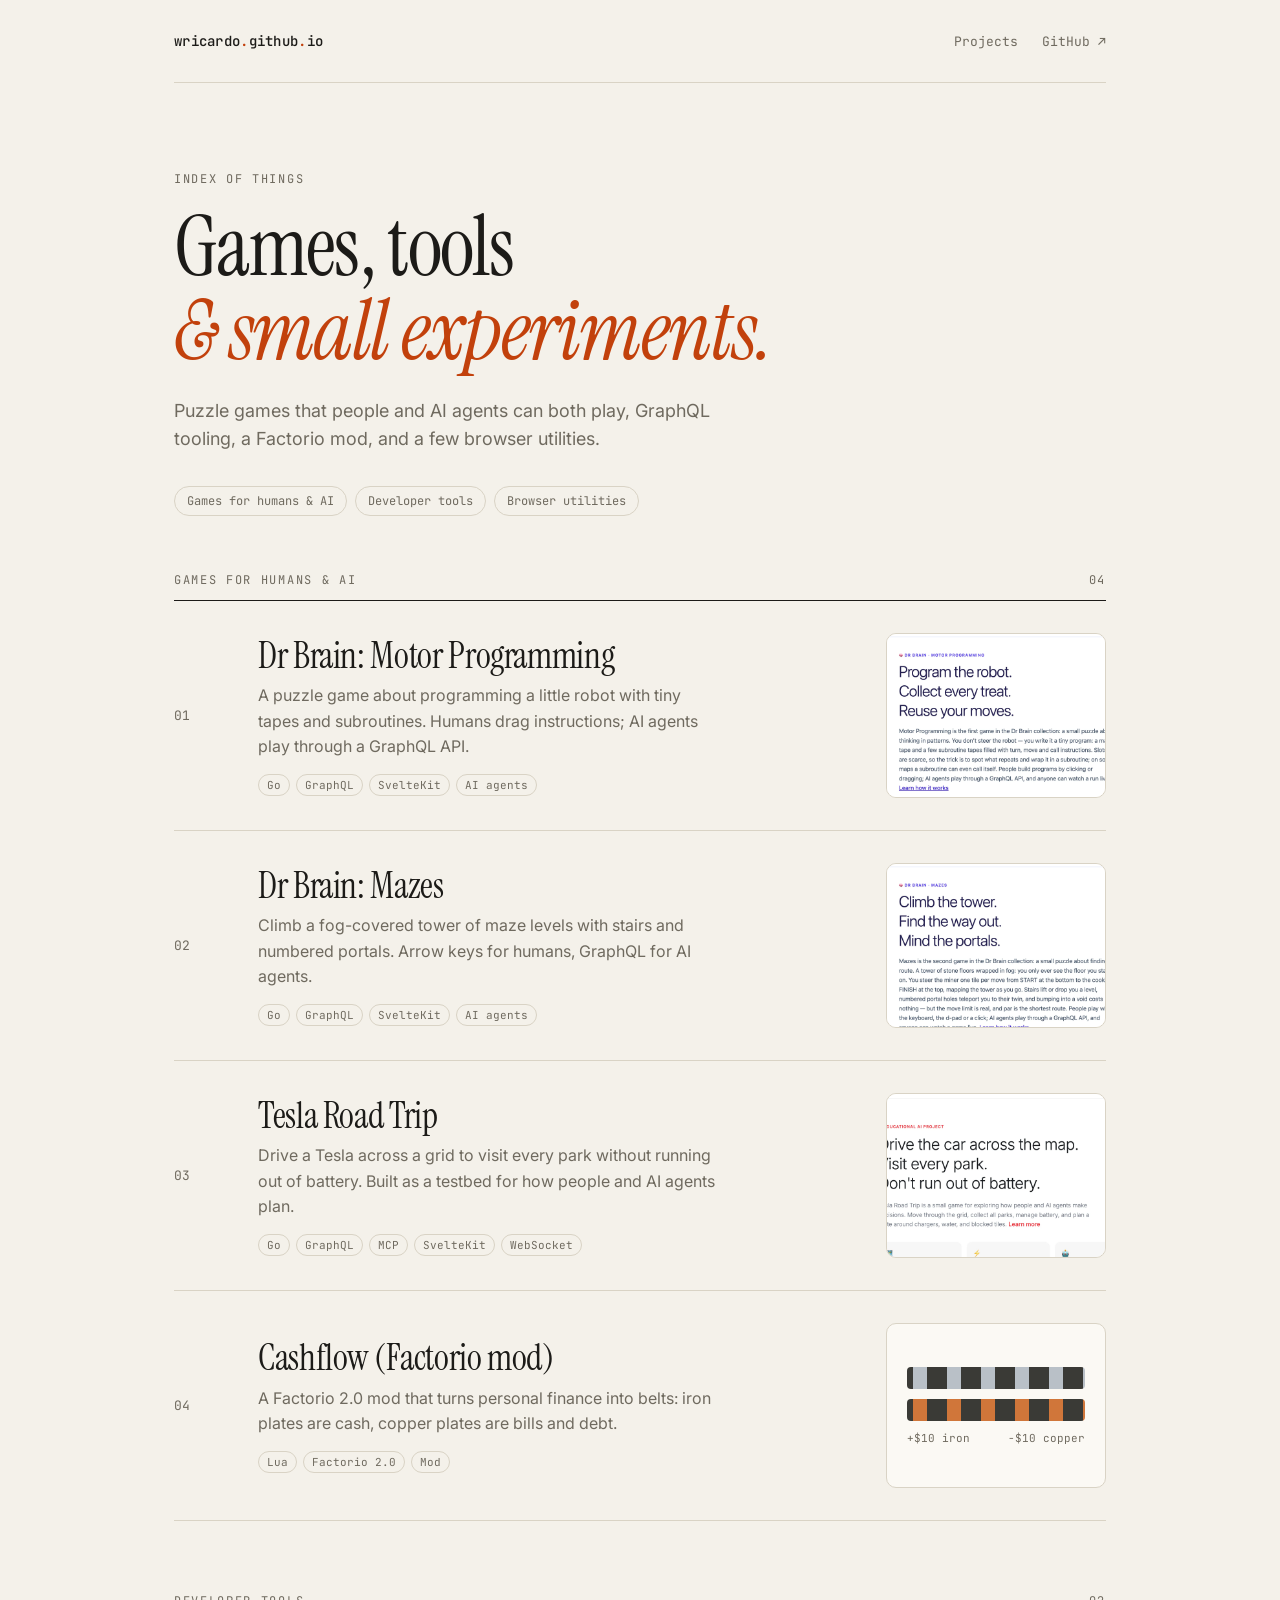
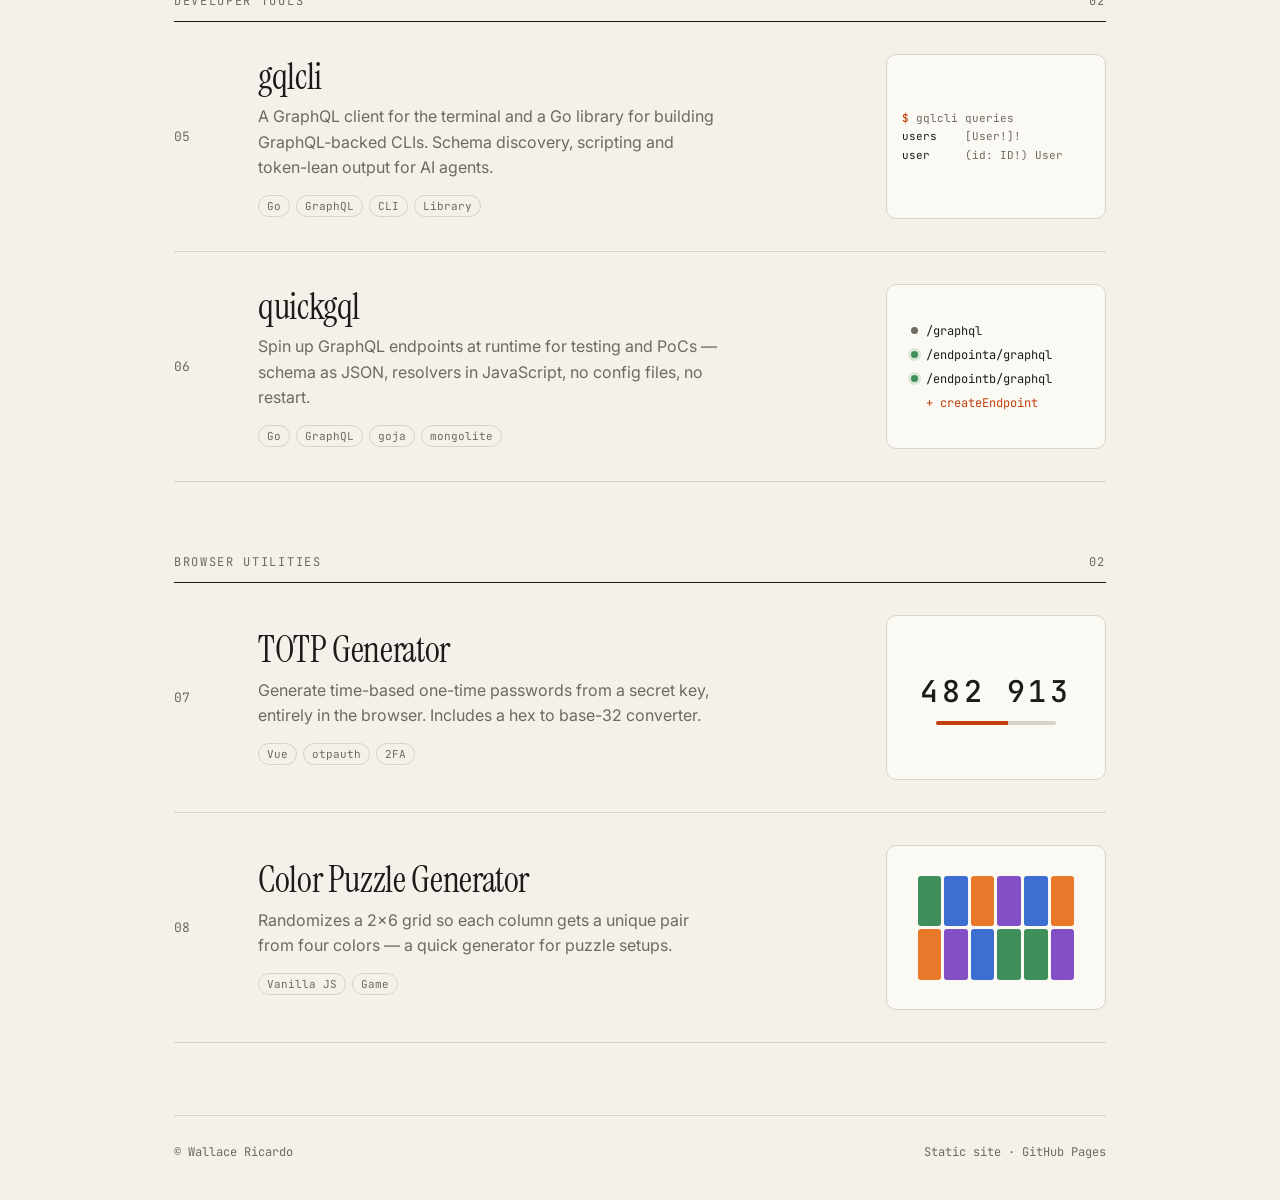
<file: index.html>
<!DOCTYPE html>
<html lang="en">
<head>
  <meta charset="UTF-8">
  <meta name="viewport" content="width=device-width, initial-scale=1">
  <title>Wallace Ricardo — Projects</title>
  <meta name="description" content="Games, developer tools and browser utilities by Wallace Ricardo.">
  <link rel="preconnect" href="https://fonts.googleapis.com">
  <link rel="preconnect" href="https://fonts.gstatic.com" crossorigin>
  <link href="https://fonts.googleapis.com/css2?family=Instrument+Serif:ital@0;1&family=Inter:wght@400;500&family=JetBrains+Mono:wght@400;500&display=swap" rel="stylesheet">
  <link rel="stylesheet" href="/assets/style.css">
</head>
<body>
  <div class="wrap">
    <header class="site-header">
      <a class="brand" href="/">wricardo<span>.</span>github<span>.</span>io</a>
      <nav>
        <a href="/#projects">Projects</a>
        <a href="https://github.com/wricardo">GitHub ↗</a>
      </nav>
    </header>

    <section class="hero">
      <p class="eyebrow">Index of things</p>
      <h1>Games, tools<br><em>&amp; small experiments.</em></h1>
      <p class="lede">Puzzle games that people and AI agents can both play, GraphQL tooling, a Factorio mod, and a few browser utilities.</p>
      <div class="jump"><a href="#games">Games for humans &amp; AI</a><a href="#tools">Developer tools</a><a href="#utils">Browser utilities</a></div>
    </section>

    <div id="projects">
    <section class="group" id="games">
      <div class="section-label"><span>Games for humans &amp; AI</span><span>04</span></div>
      <ul class="projects">
        <li class="project">
          <a href="/projects/motor-programming/">
            <span class="num">01</span>
            <div>
              <h2>Dr Brain: Motor Programming</h2>
              <p>A puzzle game about programming a little robot with tiny tapes and subroutines. Humans drag instructions; AI agents play through a GraphQL API.</p>
              <div class="tags"><span class="tag">Go</span><span class="tag">GraphQL</span><span class="tag">SvelteKit</span><span class="tag">AI agents</span></div>
            </div>
            <div class="thumb thumb-shot"><img src="/assets/shots/motor-programming.webp" alt="" loading="lazy"></div>
          </a>
        </li>
        <li class="project">
          <a href="/projects/mazes/">
            <span class="num">02</span>
            <div>
              <h2>Dr Brain: Mazes</h2>
              <p>Climb a fog-covered tower of maze levels with stairs and numbered portals. Arrow keys for humans, GraphQL for AI agents.</p>
              <div class="tags"><span class="tag">Go</span><span class="tag">GraphQL</span><span class="tag">SvelteKit</span><span class="tag">AI agents</span></div>
            </div>
            <div class="thumb thumb-shot"><img src="/assets/shots/mazes.webp" alt="" loading="lazy"></div>
          </a>
        </li>
        <li class="project">
          <a href="/projects/tesla-road-trip/">
            <span class="num">03</span>
            <div>
              <h2>Tesla Road Trip</h2>
              <p>Drive a Tesla across a grid to visit every park without running out of battery. Built as a testbed for how people and AI agents plan.</p>
              <div class="tags"><span class="tag">Go</span><span class="tag">GraphQL</span><span class="tag">MCP</span><span class="tag">SvelteKit</span><span class="tag">WebSocket</span></div>
            </div>
            <div class="thumb thumb-shot"><img src="/assets/shots/tesla.webp" alt="" loading="lazy"></div>
          </a>
        </li>
        <li class="project">
          <a href="/projects/factorio-cashflow/">
            <span class="num">04</span>
            <div>
              <h2>Cashflow (Factorio mod)</h2>
              <p>A Factorio 2.0 mod that turns personal finance into belts: iron plates are cash, copper plates are bills and debt.</p>
              <div class="tags"><span class="tag">Lua</span><span class="tag">Factorio 2.0</span><span class="tag">Mod</span></div>
            </div>
            <div class="thumb"><div class="thumb-belts">
  <div class="belt belt-iron"></div>
  <div class="belt belt-copper"></div>
  <div class="belt-label"><span>+$10 iron</span><span>−$10 copper</span></div>
</div></div>
          </a>
        </li>
      </ul>
    </section>

    <section class="group" id="tools">
      <div class="section-label"><span>Developer tools</span><span>02</span></div>
      <ul class="projects">
        <li class="project">
          <a href="/projects/gqlcli/">
            <span class="num">05</span>
            <div>
              <h2>gqlcli</h2>
              <p>A GraphQL client for the terminal and a Go library for building GraphQL-backed CLIs. Schema discovery, scripting and token-lean output for AI agents.</p>
              <div class="tags"><span class="tag">Go</span><span class="tag">GraphQL</span><span class="tag">CLI</span><span class="tag">Library</span></div>
            </div>
            <div class="thumb"><div class="thumb-term"><b>$</b> gqlcli queries
<i>users</i>    [User!]!
<i>user</i>     (id: ID!) User</div></div>
          </a>
        </li>
        <li class="project">
          <a href="/projects/quickgql/">
            <span class="num">06</span>
            <div>
              <h2>quickgql</h2>
              <p>Spin up GraphQL endpoints at runtime for testing and PoCs — schema as JSON, resolvers in JavaScript, no config files, no restart.</p>
              <div class="tags"><span class="tag">Go</span><span class="tag">GraphQL</span><span class="tag">goja</span><span class="tag">mongolite</span></div>
            </div>
            <div class="thumb"><div class="thumb-paths">
  <div><span class="dot"></span>/graphql</div>
  <div><span class="dot live"></span>/endpointa/graphql</div>
  <div><span class="dot live"></span>/endpointb/graphql</div>
  <div class="ghost">+ createEndpoint</div>
</div></div>
          </a>
        </li>
      </ul>
    </section>

    <section class="group" id="utils">
      <div class="section-label"><span>Browser utilities</span><span>02</span></div>
      <ul class="projects">
        <li class="project">
          <a href="/projects/totp-generator/">
            <span class="num">07</span>
            <div>
              <h2>TOTP Generator</h2>
              <p>Generate time-based one-time passwords from a secret key, entirely in the browser. Includes a hex to base-32 converter.</p>
              <div class="tags"><span class="tag">Vue</span><span class="tag">otpauth</span><span class="tag">2FA</span></div>
            </div>
            <div class="thumb"><div class="thumb-totp"><div class="code">482 913</div><div class="bar"><i></i></div></div></div>
          </a>
        </li>
        <li class="project">
          <a href="/projects/color-puzzle/">
            <span class="num">08</span>
            <div>
              <h2>Color Puzzle Generator</h2>
              <p>Randomizes a 2×6 grid so each column gets a unique pair from four colors — a quick generator for puzzle setups.</p>
              <div class="tags"><span class="tag">Vanilla JS</span><span class="tag">Game</span></div>
            </div>
            <div class="thumb"><div class="mini-grid">
  <i class="c-green"></i><i class="c-blue"></i><i class="c-orange"></i><i class="c-purple"></i><i class="c-blue"></i><i class="c-orange"></i>
  <i class="c-orange"></i><i class="c-purple"></i><i class="c-blue"></i><i class="c-green"></i><i class="c-green"></i><i class="c-purple"></i>
</div></div>
          </a>
        </li>
      </ul>
    </section>
    </div>

    <footer class="site-footer">
      <span>© Wallace Ricardo</span>
      <span>Static site · GitHub Pages</span>
    </footer>
  </div>
</body>
</html>
</file>
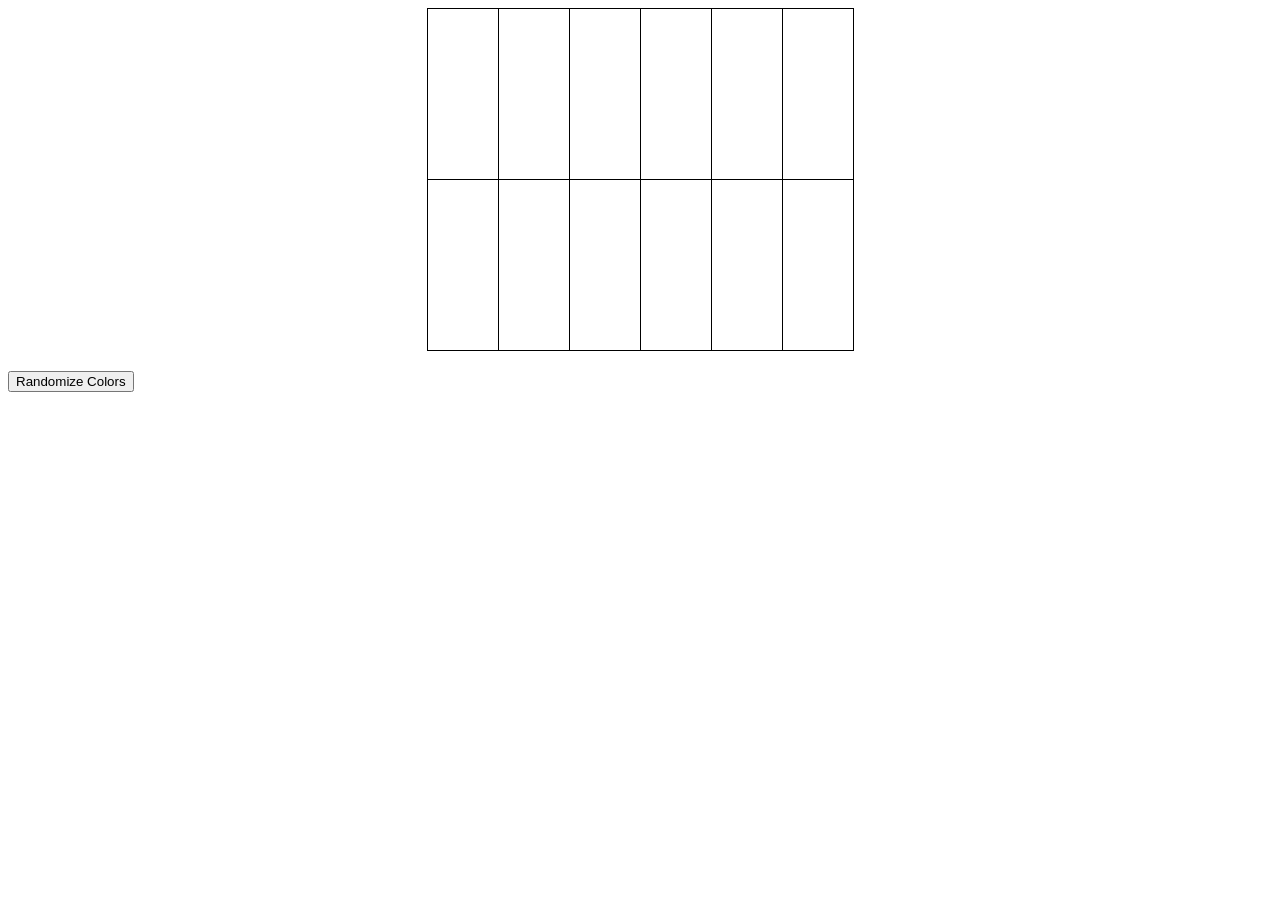
<file: puzzle-gen/index.html>
<!DOCTYPE html>
<html lang="en">
<head>
    <meta charset="UTF-8">
    <meta name="viewport" content="width=device-width, initial-scale=1.0">
    <title>Color Grid</title>
    <style>
        table {
            border-collapse: collapse;
            margin: 0 auto;
        }
        td {
            width: 50px;
            height: 150px;
            text-align: center;
            vertical-align: middle;
            border: 1px solid #000;
            padding: 10px;
        }
        button {
            margin-top: 20px;
        }
    </style>
</head>
<body>
    <table id="colorTable">
        <tr>
            <td></td>
            <td></td>
            <td></td>
            <td></td>
            <td></td>
            <td></td>
        </tr>
        <tr>
            <td></td>
            <td></td>
            <td></td>
            <td></td>
            <td></td>
            <td></td>
        </tr>
    </table>
    <button onclick="randomizeColors()">Randomize Colors</button>

    <script>
        function randomizeColors() {
            const colorCombinations = [
                ['green', 'orange'],
                ['green', 'blue'],
                ['green', 'purple'],
                ['orange', 'blue'],
                ['orange', 'purple'],
                ['blue', 'purple']
            ];
            const table = document.getElementById('colorTable');
            const rows = table.rows;

            let availableCombinations = [...colorCombinations];

            for (let col = 0; col < 6; col++) {
                const randomIndex = Math.floor(Math.random() * availableCombinations.length);
                const combination = availableCombinations.splice(randomIndex, 1)[0];
                // 50% chance to flip the color tuple
                if (Math.random() < 0.5) {
                    combination.reverse();
                }
                for (let row = 0; row < 2; row++) {
                    rows[row].cells[col].style.backgroundColor = combination[row];
                }
            }
        }
    </script>
</body>
</html>
</file>
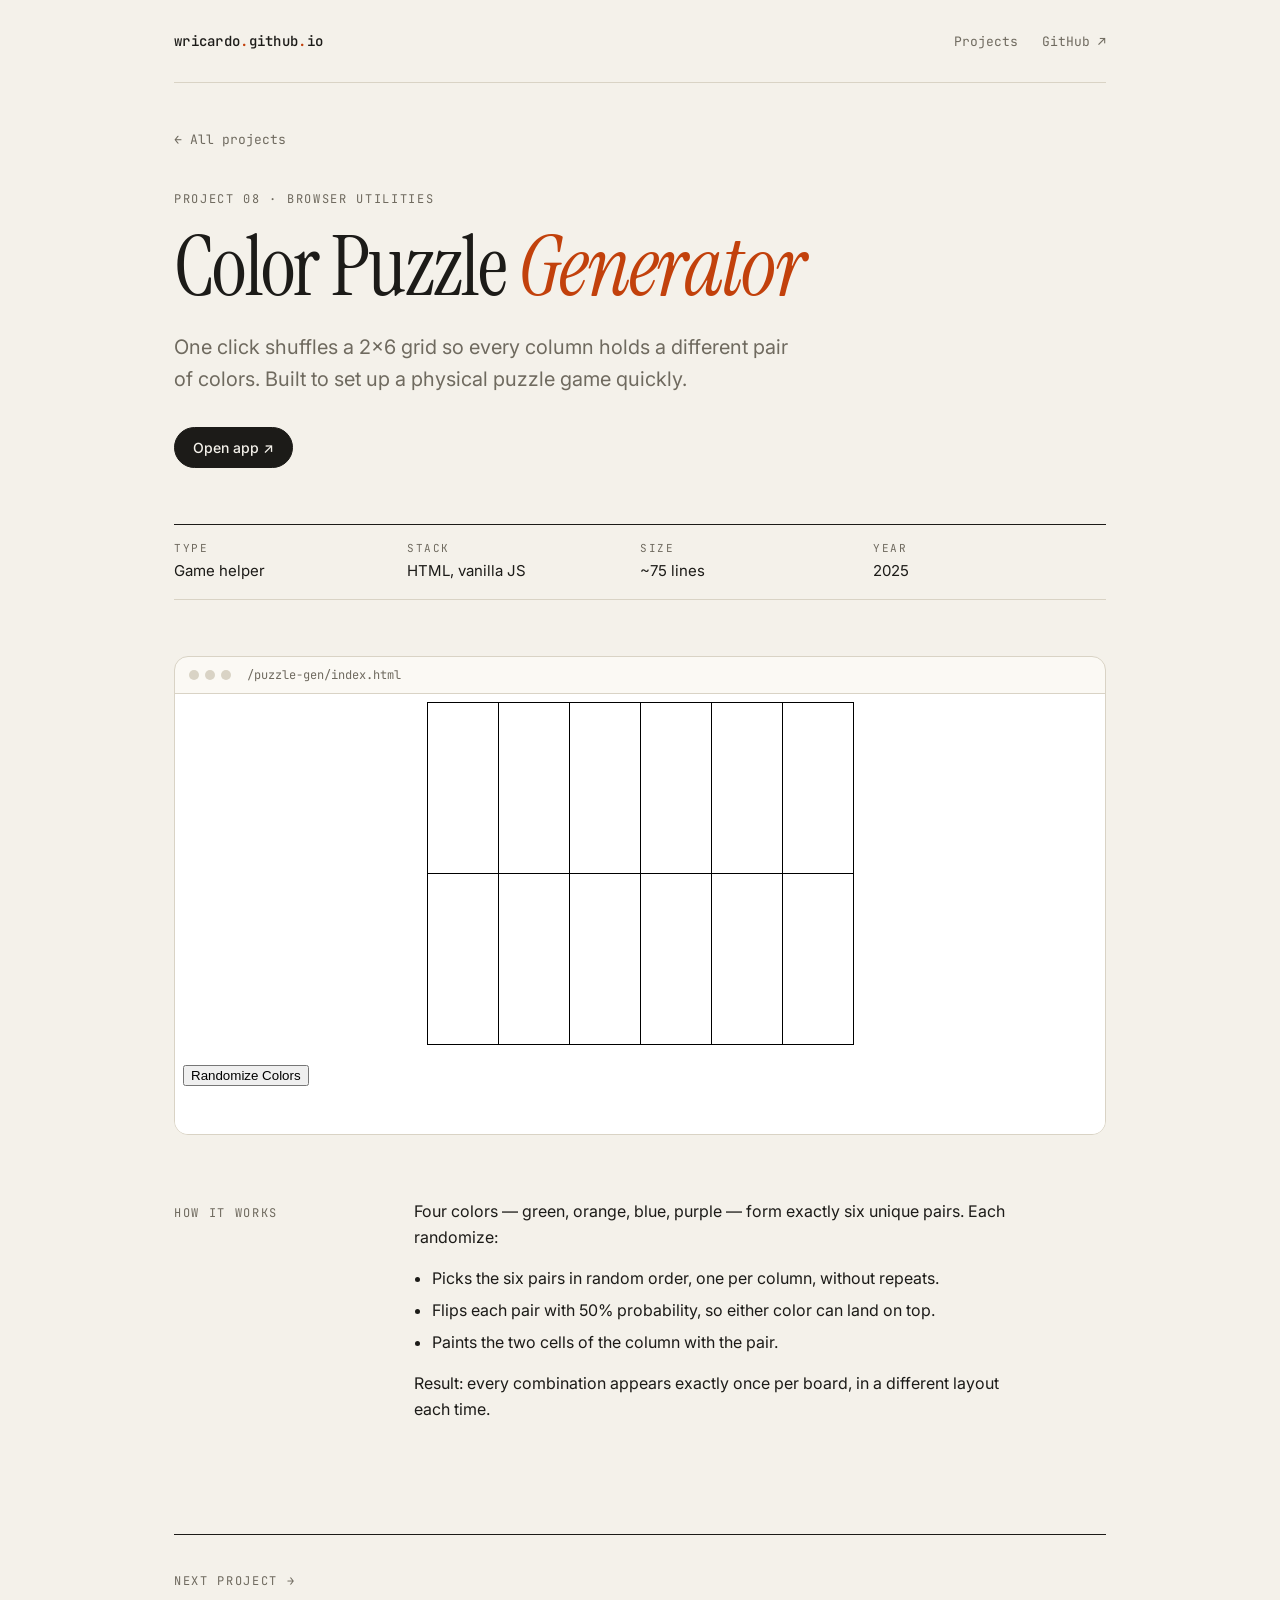
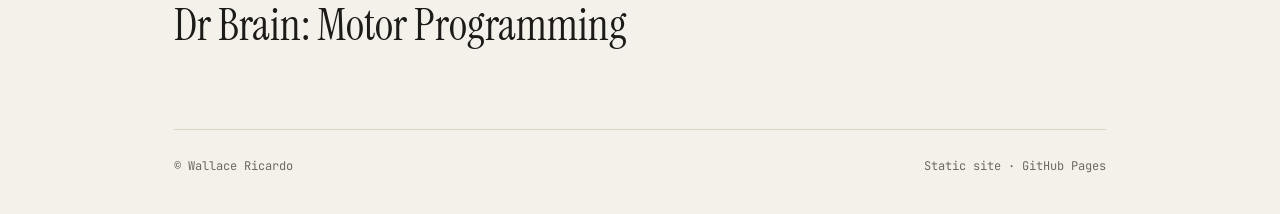
<file: projects/color-puzzle/index.html>
<!DOCTYPE html>
<html lang="en">
<head>
  <meta charset="UTF-8">
  <meta name="viewport" content="width=device-width, initial-scale=1">
  <title>Color Puzzle Generator — Wallace Ricardo</title>
  <meta name="description" content="Randomizes a 2×6 grid so each column gets a unique pair from four colors — a quick generator for puzzle setups.">
  <link rel="preconnect" href="https://fonts.googleapis.com">
  <link rel="preconnect" href="https://fonts.gstatic.com" crossorigin>
  <link href="https://fonts.googleapis.com/css2?family=Instrument+Serif:ital@0;1&family=Inter:wght@400;500&family=JetBrains+Mono:wght@400;500&display=swap" rel="stylesheet">
  <link rel="stylesheet" href="/assets/style.css">
</head>
<body>
  <div class="wrap">
    <header class="site-header">
      <a class="brand" href="/">wricardo<span>.</span>github<span>.</span>io</a>
      <nav>
        <a href="/#projects">Projects</a>
        <a href="https://github.com/wricardo">GitHub ↗</a>
      </nav>
    </header>

    <a class="back" href="/">← All projects</a>

    <section class="detail-hero">
      <p class="eyebrow">Project 08 · Browser utilities</p>
      <h1>Color Puzzle <em>Generator</em></h1>
      <p class="lede">One click shuffles a 2×6 grid so every column holds a different pair of colors. Built to set up a physical puzzle game quickly.</p>
      <div class="actions">
        <a class="btn btn-primary" href="/puzzle-gen/index.html">Open app ↗</a>
      </div>
    </section>

    <dl class="meta">
      <div><dt>Type</dt><dd>Game helper</dd></div>
      <div><dt>Stack</dt><dd>HTML, vanilla JS</dd></div>
      <div><dt>Size</dt><dd>~75 lines</dd></div>
      <div><dt>Year</dt><dd>2025</dd></div>
    </dl>

    <div class="demo">
      <div class="demo-bar"><i></i><i></i><i></i><span>/puzzle-gen/index.html</span></div>
      <iframe src="/puzzle-gen/index.html" height="440" title="Color Puzzle Generator demo" loading="lazy"></iframe>
    </div>

    <div class="prose">
      <h3>How it works</h3>
      <div class="body">
<p>Four colors — green, orange, blue, purple — form exactly six unique pairs. Each randomize:</p>
<ul>
  <li>Picks the six pairs in random order, one per column, without repeats.</li>
  <li>Flips each pair with 50% probability, so either color can land on top.</li>
  <li>Paints the two cells of the column with the pair.</li>
</ul>
<p>Result: every combination appears exactly once per board, in a different layout each time.</p>
      </div>
    </div>

    <a class="next" href="/projects/motor-programming/">
      <small>Next project →</small>
      <div>Dr Brain: Motor Programming</div>
    </a>

    <footer class="site-footer">
      <span>© Wallace Ricardo</span>
      <span>Static site · GitHub Pages</span>
    </footer>
  </div>
</body>
</html>
</file>
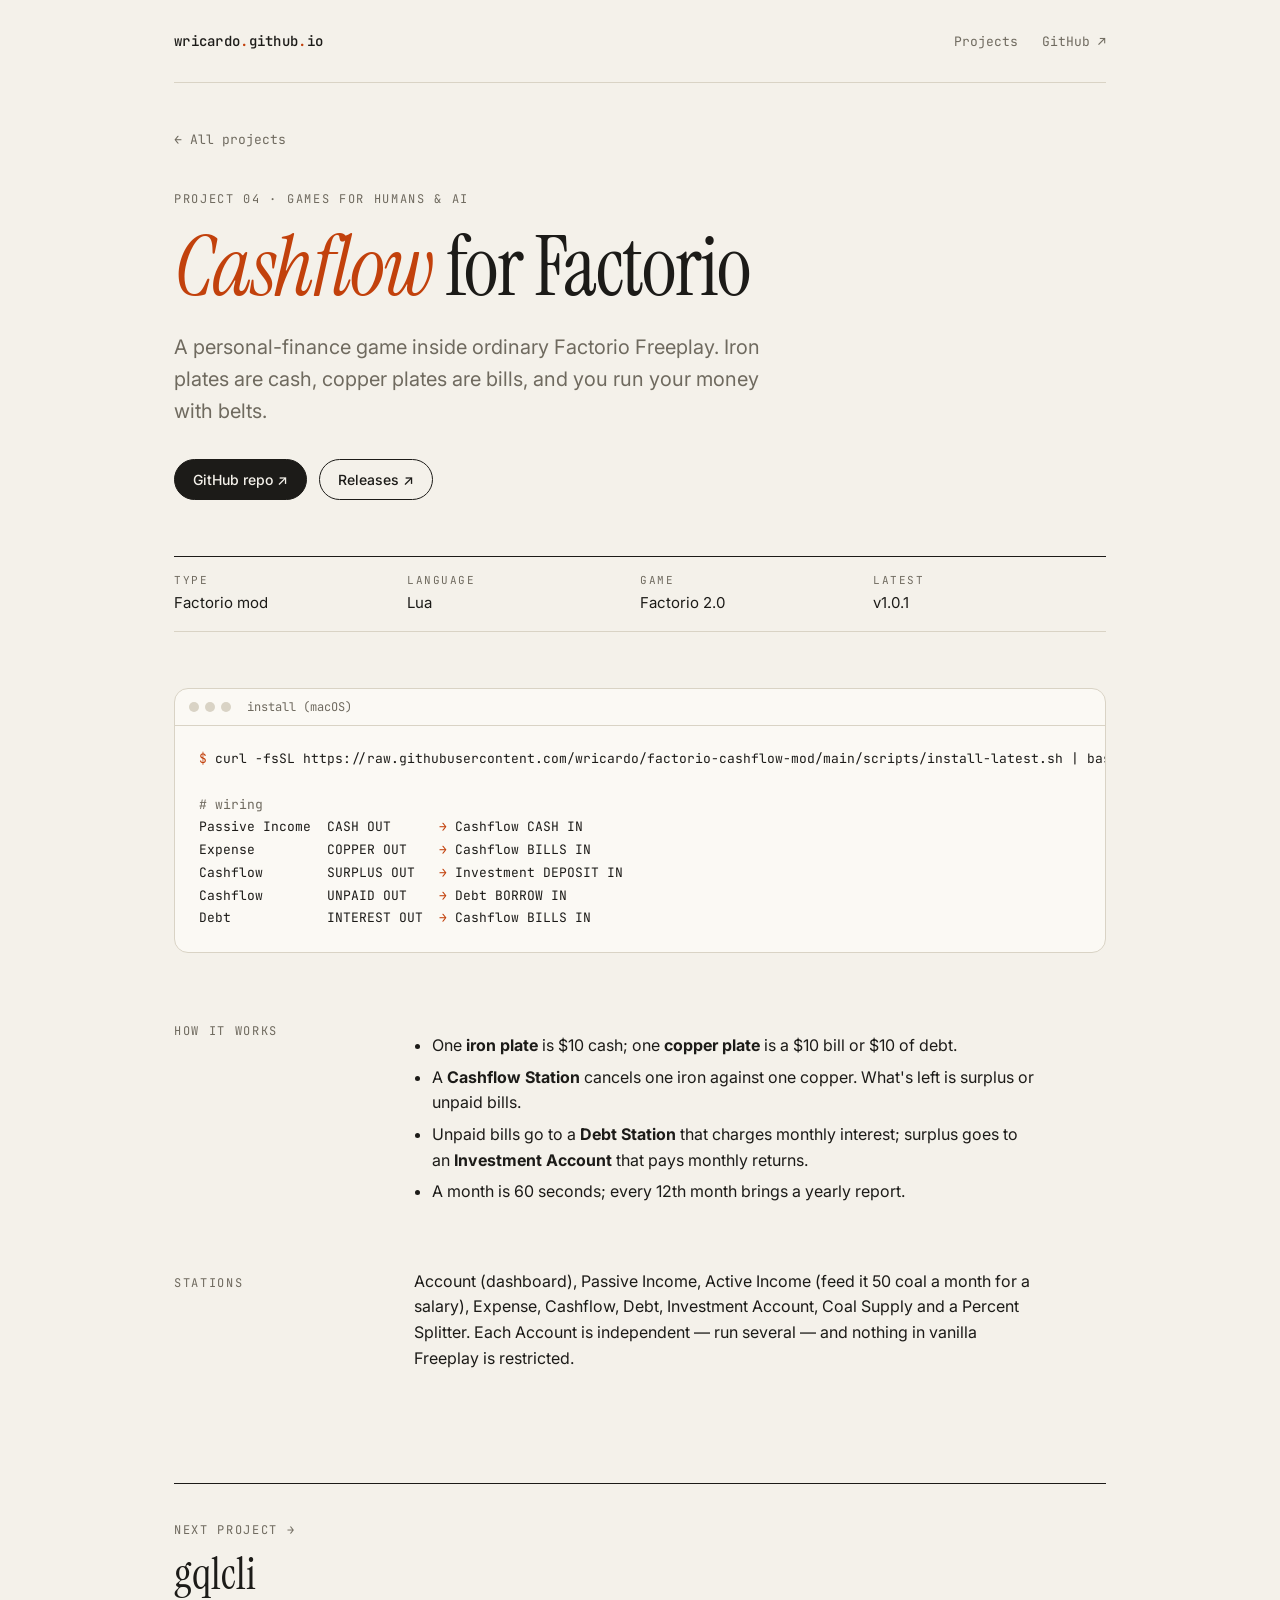
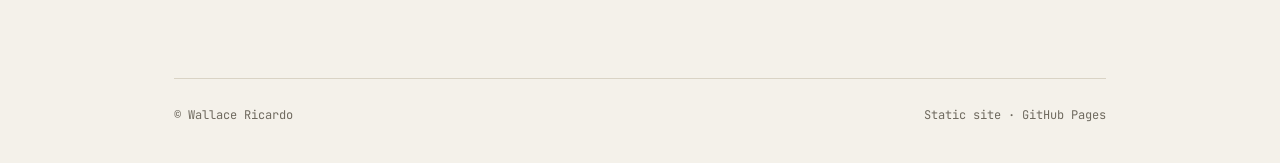
<file: projects/factorio-cashflow/index.html>
<!DOCTYPE html>
<html lang="en">
<head>
  <meta charset="UTF-8">
  <meta name="viewport" content="width=device-width, initial-scale=1">
  <title>Cashflow (Factorio mod) — Wallace Ricardo</title>
  <meta name="description" content="A Factorio 2.0 mod that turns personal finance into belts: iron plates are cash, copper plates are bills and debt.">
  <link rel="preconnect" href="https://fonts.googleapis.com">
  <link rel="preconnect" href="https://fonts.gstatic.com" crossorigin>
  <link href="https://fonts.googleapis.com/css2?family=Instrument+Serif:ital@0;1&family=Inter:wght@400;500&family=JetBrains+Mono:wght@400;500&display=swap" rel="stylesheet">
  <link rel="stylesheet" href="/assets/style.css">
</head>
<body>
  <div class="wrap">
    <header class="site-header">
      <a class="brand" href="/">wricardo<span>.</span>github<span>.</span>io</a>
      <nav>
        <a href="/#projects">Projects</a>
        <a href="https://github.com/wricardo">GitHub ↗</a>
      </nav>
    </header>

    <a class="back" href="/">← All projects</a>

    <section class="detail-hero">
      <p class="eyebrow">Project 04 · Games for humans &amp; AI</p>
      <h1><em>Cashflow</em> for Factorio</h1>
      <p class="lede">A personal-finance game inside ordinary Factorio Freeplay. Iron plates are cash, copper plates are bills, and you run your money with belts.</p>
      <div class="actions">
        <a class="btn btn-primary" href="https://github.com/wricardo/factorio-cashflow-mod">GitHub repo ↗</a>
        <a class="btn btn-ghost" href="https://github.com/wricardo/factorio-cashflow-mod/releases">Releases ↗</a>
      </div>
    </section>

    <dl class="meta">
      <div><dt>Type</dt><dd>Factorio mod</dd></div>
      <div><dt>Language</dt><dd>Lua</dd></div>
      <div><dt>Game</dt><dd>Factorio 2.0</dd></div>
      <div><dt>Latest</dt><dd>v1.0.1</dd></div>
    </dl>

    <div class="demo demo-term">
      <div class="demo-bar"><i></i><i></i><i></i><span>install (macOS)</span></div>
      <pre><span class="p">$</span> curl -fsSL https://raw.githubusercontent.com/wricardo/factorio-cashflow-mod/main/scripts/install-latest.sh | bash

<span class="c"># wiring</span>
Passive Income  CASH OUT      <span class="a">→</span> Cashflow CASH IN
Expense         COPPER OUT    <span class="a">→</span> Cashflow BILLS IN
Cashflow        SURPLUS OUT   <span class="a">→</span> Investment DEPOSIT IN
Cashflow        UNPAID OUT    <span class="a">→</span> Debt BORROW IN
Debt            INTEREST OUT  <span class="a">→</span> Cashflow BILLS IN</pre>
    </div>

    <div class="prose">
      <h3>How it works</h3>
      <div class="body">
<ul>
  <li>One <strong>iron plate</strong> is $10 cash; one <strong>copper plate</strong> is a $10 bill or $10 of debt.</li>
  <li>A <strong>Cashflow Station</strong> cancels one iron against one copper. What's left is surplus or unpaid bills.</li>
  <li>Unpaid bills go to a <strong>Debt Station</strong> that charges monthly interest; surplus goes to an <strong>Investment Account</strong> that pays monthly returns.</li>
  <li>A month is 60 seconds; every 12th month brings a yearly report.</li>
</ul>
      </div>
    </div>

    <div class="prose">
      <h3>Stations</h3>
      <div class="body">
<p>Account (dashboard), Passive Income, Active Income (feed it 50 coal a month for a salary), Expense, Cashflow, Debt, Investment Account, Coal Supply and a Percent Splitter. Each Account is independent — run several — and nothing in vanilla Freeplay is restricted.</p>
      </div>
    </div>

    <a class="next" href="/projects/gqlcli/">
      <small>Next project →</small>
      <div>gqlcli</div>
    </a>

    <footer class="site-footer">
      <span>© Wallace Ricardo</span>
      <span>Static site · GitHub Pages</span>
    </footer>
  </div>
</body>
</html>
</file>
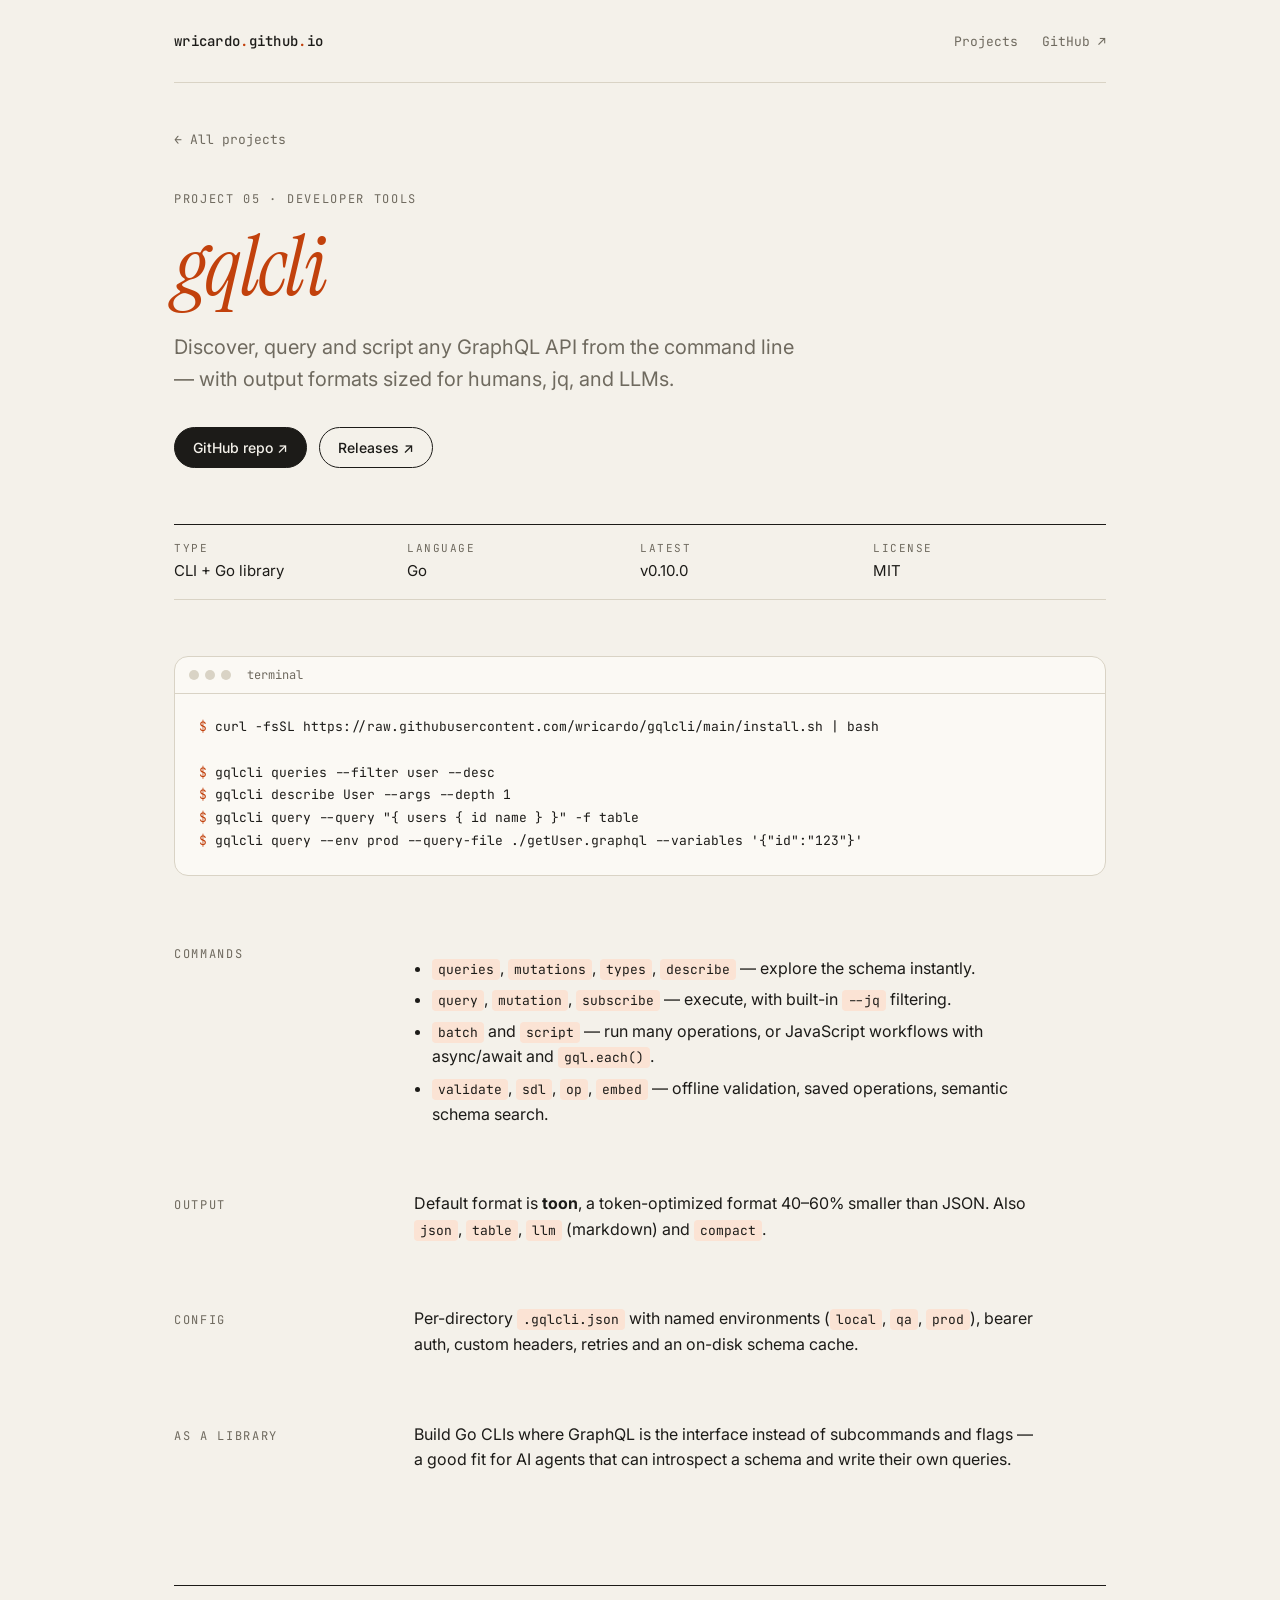
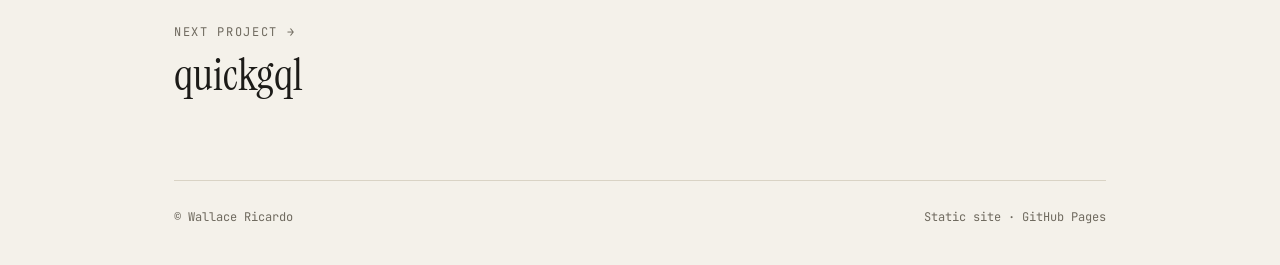
<file: projects/gqlcli/index.html>
<!DOCTYPE html>
<html lang="en">
<head>
  <meta charset="UTF-8">
  <meta name="viewport" content="width=device-width, initial-scale=1">
  <title>gqlcli — Wallace Ricardo</title>
  <meta name="description" content="A GraphQL client for the terminal and a Go library for building GraphQL-backed CLIs. Schema discovery, scripting and token-lean output for AI agents.">
  <link rel="preconnect" href="https://fonts.googleapis.com">
  <link rel="preconnect" href="https://fonts.gstatic.com" crossorigin>
  <link href="https://fonts.googleapis.com/css2?family=Instrument+Serif:ital@0;1&family=Inter:wght@400;500&family=JetBrains+Mono:wght@400;500&display=swap" rel="stylesheet">
  <link rel="stylesheet" href="/assets/style.css">
</head>
<body>
  <div class="wrap">
    <header class="site-header">
      <a class="brand" href="/">wricardo<span>.</span>github<span>.</span>io</a>
      <nav>
        <a href="/#projects">Projects</a>
        <a href="https://github.com/wricardo">GitHub ↗</a>
      </nav>
    </header>

    <a class="back" href="/">← All projects</a>

    <section class="detail-hero">
      <p class="eyebrow">Project 05 · Developer tools</p>
      <h1><em>gqlcli</em></h1>
      <p class="lede">Discover, query and script any GraphQL API from the command line — with output formats sized for humans, jq, and LLMs.</p>
      <div class="actions">
        <a class="btn btn-primary" href="https://github.com/wricardo/gqlcli">GitHub repo ↗</a>
        <a class="btn btn-ghost" href="https://github.com/wricardo/gqlcli/releases">Releases ↗</a>
      </div>
    </section>

    <dl class="meta">
      <div><dt>Type</dt><dd>CLI + Go library</dd></div>
      <div><dt>Language</dt><dd>Go</dd></div>
      <div><dt>Latest</dt><dd>v0.10.0</dd></div>
      <div><dt>License</dt><dd>MIT</dd></div>
    </dl>

    <div class="demo demo-term">
      <div class="demo-bar"><i></i><i></i><i></i><span>terminal</span></div>
      <pre><span class="p">$</span> curl -fsSL https://raw.githubusercontent.com/wricardo/gqlcli/main/install.sh | bash

<span class="p">$</span> gqlcli queries --filter user --desc
<span class="p">$</span> gqlcli describe User --args --depth 1
<span class="p">$</span> gqlcli query --query "{ users { id name } }" -f table
<span class="p">$</span> gqlcli query --env prod --query-file ./getUser.graphql --variables '{"id":"123"}'</pre>
    </div>

    <div class="prose">
      <h3>Commands</h3>
      <div class="body">
<ul>
  <li><code>queries</code>, <code>mutations</code>, <code>types</code>, <code>describe</code> — explore the schema instantly.</li>
  <li><code>query</code>, <code>mutation</code>, <code>subscribe</code> — execute, with built-in <code>--jq</code> filtering.</li>
  <li><code>batch</code> and <code>script</code> — run many operations, or JavaScript workflows with async/await and <code>gql.each()</code>.</li>
  <li><code>validate</code>, <code>sdl</code>, <code>op</code>, <code>embed</code> — offline validation, saved operations, semantic schema search.</li>
</ul>
      </div>
    </div>

    <div class="prose">
      <h3>Output</h3>
      <div class="body">
<p>Default format is <strong>toon</strong>, a token-optimized format 40–60% smaller than JSON. Also <code>json</code>, <code>table</code>, <code>llm</code> (markdown) and <code>compact</code>.</p>
      </div>
    </div>

    <div class="prose">
      <h3>Config</h3>
      <div class="body">
<p>Per-directory <code>.gqlcli.json</code> with named environments (<code>local</code>, <code>qa</code>, <code>prod</code>), bearer auth, custom headers, retries and an on-disk schema cache.</p>
      </div>
    </div>

    <div class="prose">
      <h3>As a library</h3>
      <div class="body">
<p>Build Go CLIs where GraphQL is the interface instead of subcommands and flags — a good fit for AI agents that can introspect a schema and write their own queries.</p>
      </div>
    </div>

    <a class="next" href="/projects/quickgql/">
      <small>Next project →</small>
      <div>quickgql</div>
    </a>

    <footer class="site-footer">
      <span>© Wallace Ricardo</span>
      <span>Static site · GitHub Pages</span>
    </footer>
  </div>
</body>
</html>
</file>
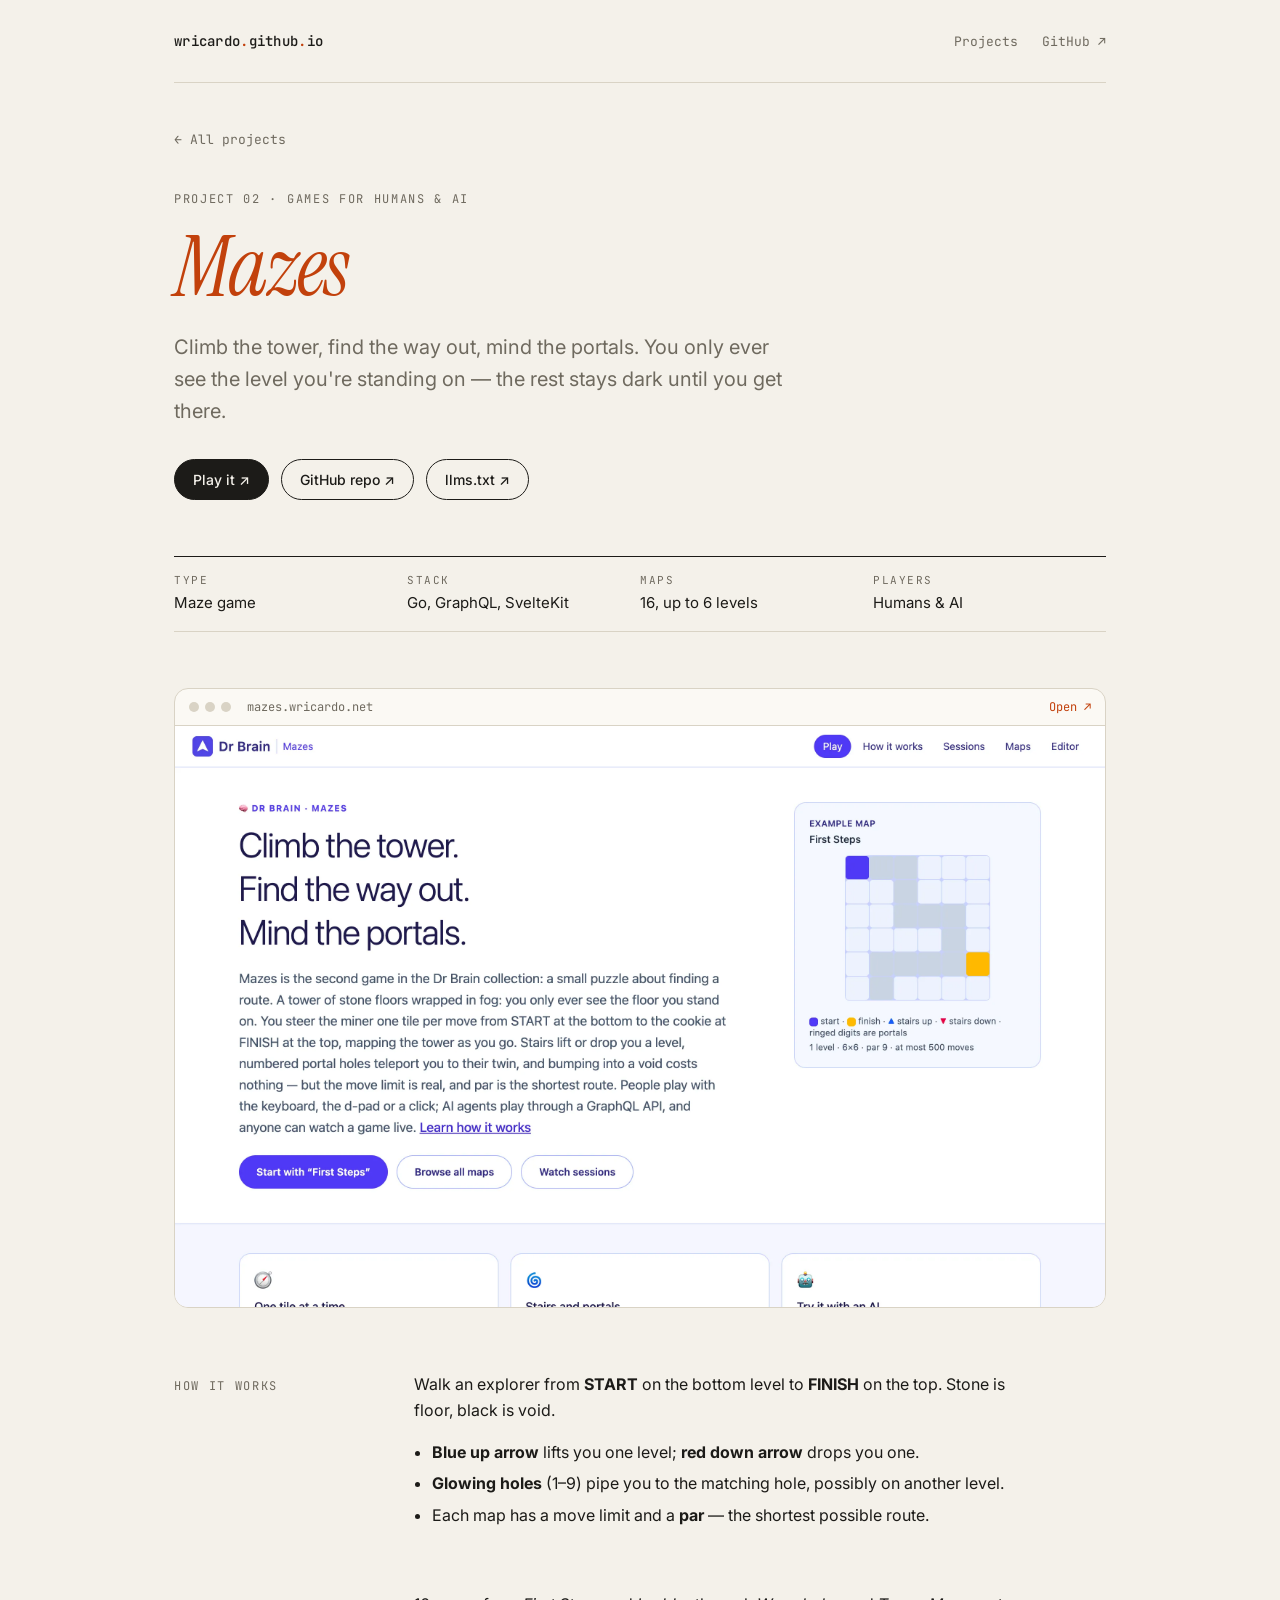
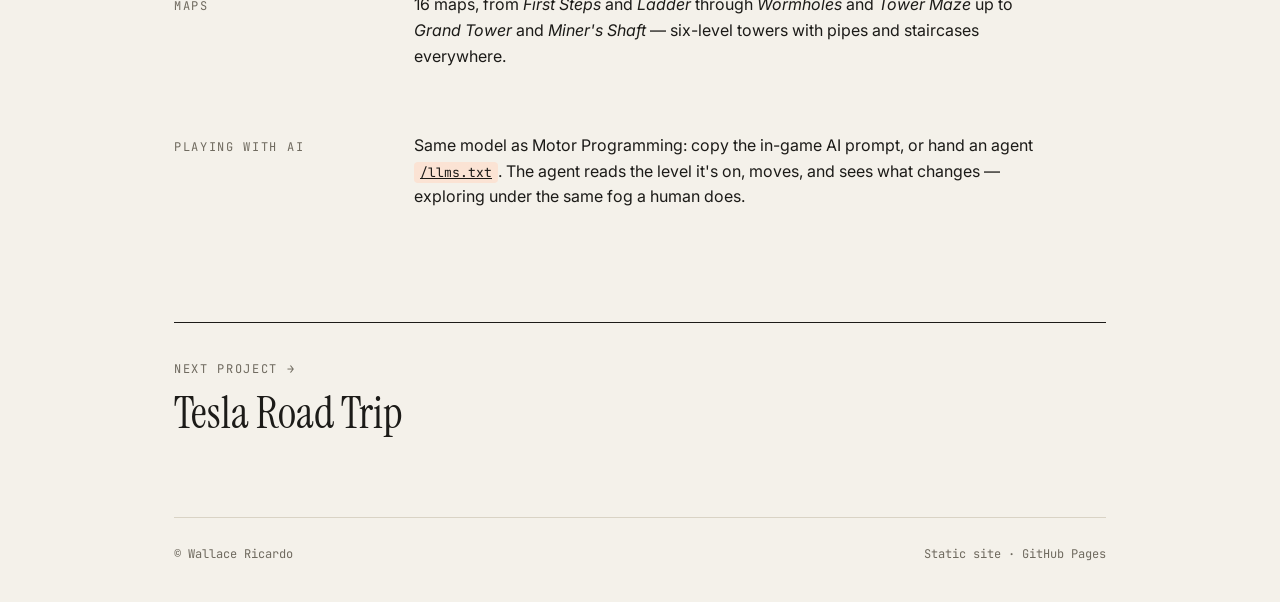
<file: projects/mazes/index.html>
<!DOCTYPE html>
<html lang="en">
<head>
  <meta charset="UTF-8">
  <meta name="viewport" content="width=device-width, initial-scale=1">
  <title>Dr Brain: Mazes — Wallace Ricardo</title>
  <meta name="description" content="Climb a fog-covered tower of maze levels with stairs and numbered portals. Arrow keys for humans, GraphQL for AI agents.">
  <link rel="preconnect" href="https://fonts.googleapis.com">
  <link rel="preconnect" href="https://fonts.gstatic.com" crossorigin>
  <link href="https://fonts.googleapis.com/css2?family=Instrument+Serif:ital@0;1&family=Inter:wght@400;500&family=JetBrains+Mono:wght@400;500&display=swap" rel="stylesheet">
  <link rel="stylesheet" href="/assets/style.css">
</head>
<body>
  <div class="wrap">
    <header class="site-header">
      <a class="brand" href="/">wricardo<span>.</span>github<span>.</span>io</a>
      <nav>
        <a href="/#projects">Projects</a>
        <a href="https://github.com/wricardo">GitHub ↗</a>
      </nav>
    </header>

    <a class="back" href="/">← All projects</a>

    <section class="detail-hero">
      <p class="eyebrow">Project 02 · Games for humans &amp; AI</p>
      <h1><em>Mazes</em></h1>
      <p class="lede">Climb the tower, find the way out, mind the portals. You only ever see the level you're standing on — the rest stays dark until you get there.</p>
      <div class="actions">
        <a class="btn btn-primary" href="https://mazes.wricardo.net/">Play it ↗</a>
        <a class="btn btn-ghost" href="https://github.com/wricardo/drbrain-mazes">GitHub repo ↗</a>
        <a class="btn btn-ghost" href="https://mazes.wricardo.net/llms.txt">llms.txt ↗</a>
      </div>
    </section>

    <dl class="meta">
      <div><dt>Type</dt><dd>Maze game</dd></div>
      <div><dt>Stack</dt><dd>Go, GraphQL, SvelteKit</dd></div>
      <div><dt>Maps</dt><dd>16, up to 6 levels</dd></div>
      <div><dt>Players</dt><dd>Humans &amp; AI</dd></div>
    </dl>

    <a class="demo" href="https://mazes.wricardo.net/">
      <div class="demo-bar"><i></i><i></i><i></i><span>mazes.wricardo.net</span><em>Open ↗</em></div>
      <img src="/assets/shots/mazes.webp" alt="Dr Brain: Mazes screenshot">
    </a>

    <div class="prose">
      <h3>How it works</h3>
      <div class="body">
<p>Walk an explorer from <strong>START</strong> on the bottom level to <strong>FINISH</strong> on the top. Stone is floor, black is void.</p>
<ul>
  <li><strong>Blue up arrow</strong> lifts you one level; <strong>red down arrow</strong> drops you one.</li>
  <li><strong>Glowing holes</strong> (1–9) pipe you to the matching hole, possibly on another level.</li>
  <li>Each map has a move limit and a <strong>par</strong> — the shortest possible route.</li>
</ul>
      </div>
    </div>

    <div class="prose">
      <h3>Maps</h3>
      <div class="body">
<p>16 maps, from <em>First Steps</em> and <em>Ladder</em> through <em>Wormholes</em> and <em>Tower Maze</em> up to <em>Grand Tower</em> and <em>Miner's Shaft</em> — six-level towers with pipes and staircases everywhere.</p>
      </div>
    </div>

    <div class="prose">
      <h3>Playing with AI</h3>
      <div class="body">
<p>Same model as Motor Programming: copy the in-game AI prompt, or hand an agent <a href="https://mazes.wricardo.net/llms.txt"><code>/llms.txt</code></a>. The agent reads the level it's on, moves, and sees what changes — exploring under the same fog a human does.</p>
      </div>
    </div>

    <a class="next" href="/projects/tesla-road-trip/">
      <small>Next project →</small>
      <div>Tesla Road Trip</div>
    </a>

    <footer class="site-footer">
      <span>© Wallace Ricardo</span>
      <span>Static site · GitHub Pages</span>
    </footer>
  </div>
</body>
</html>
</file>
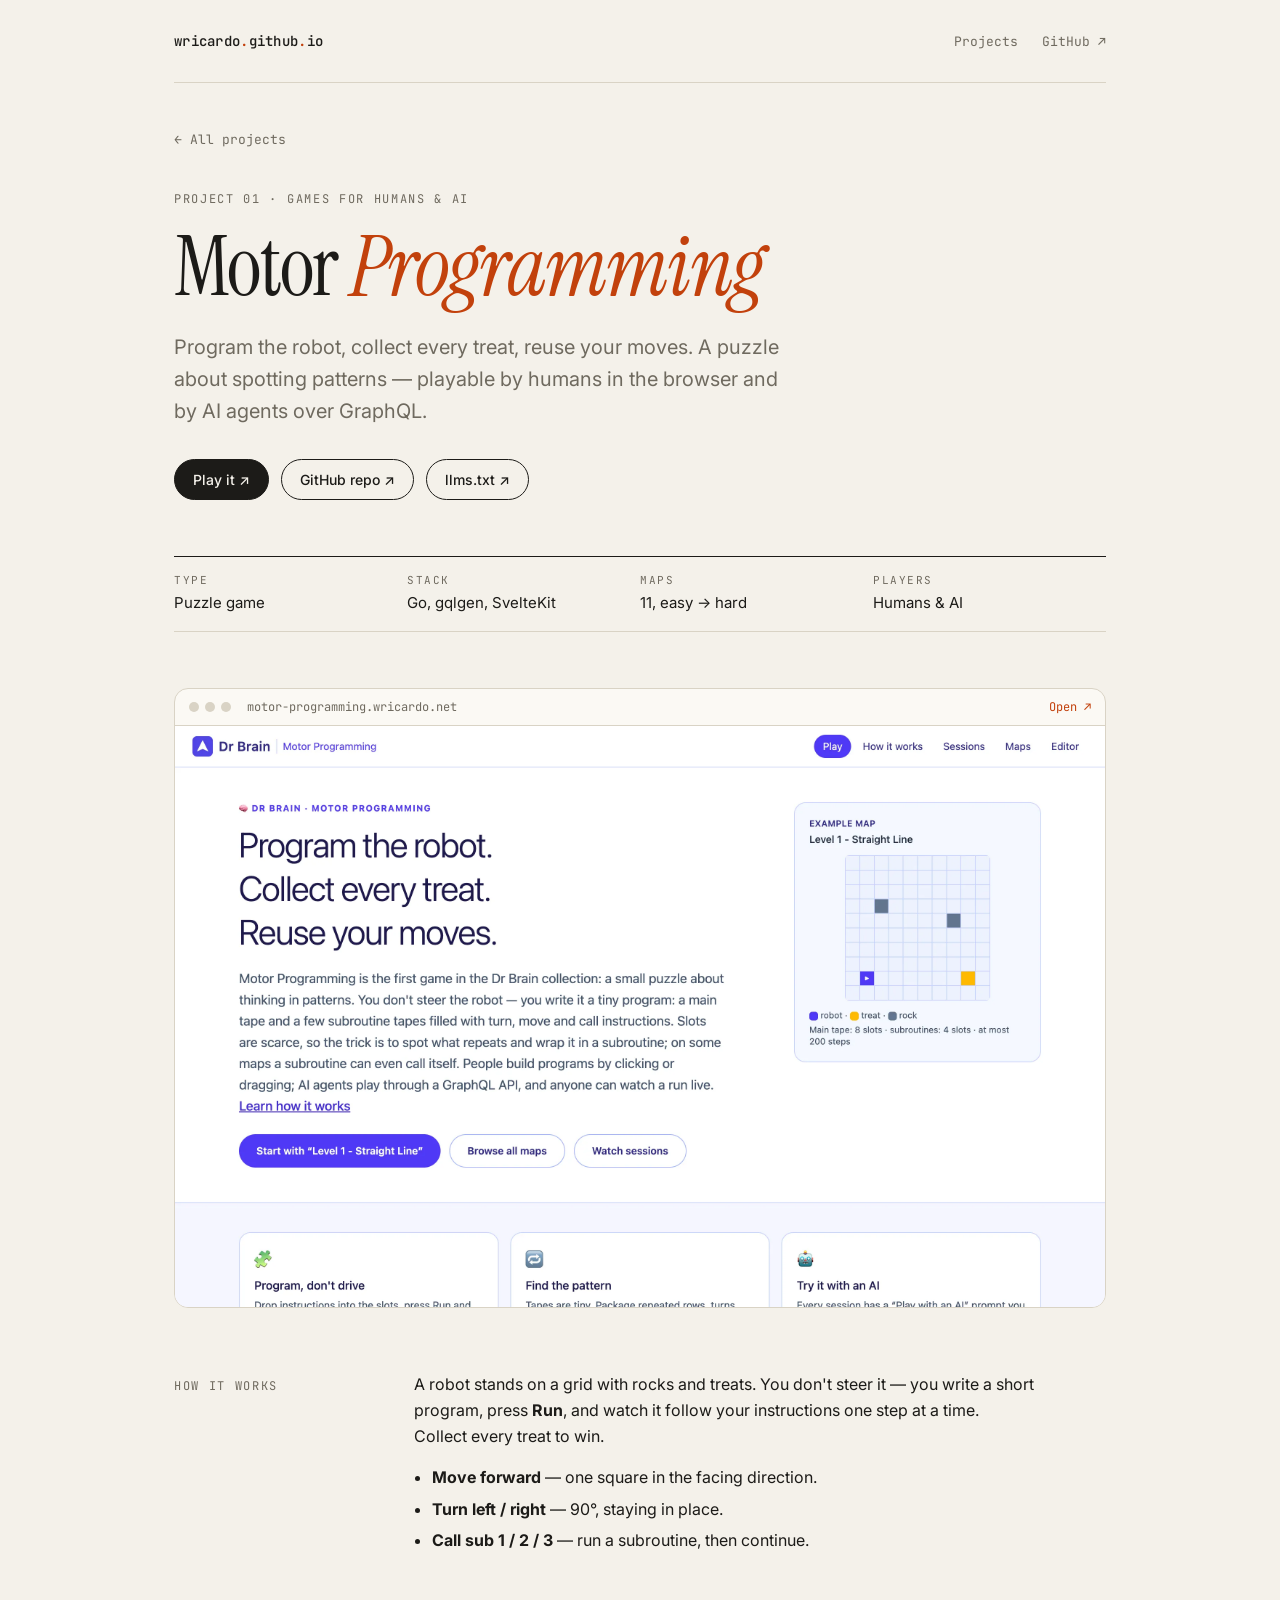
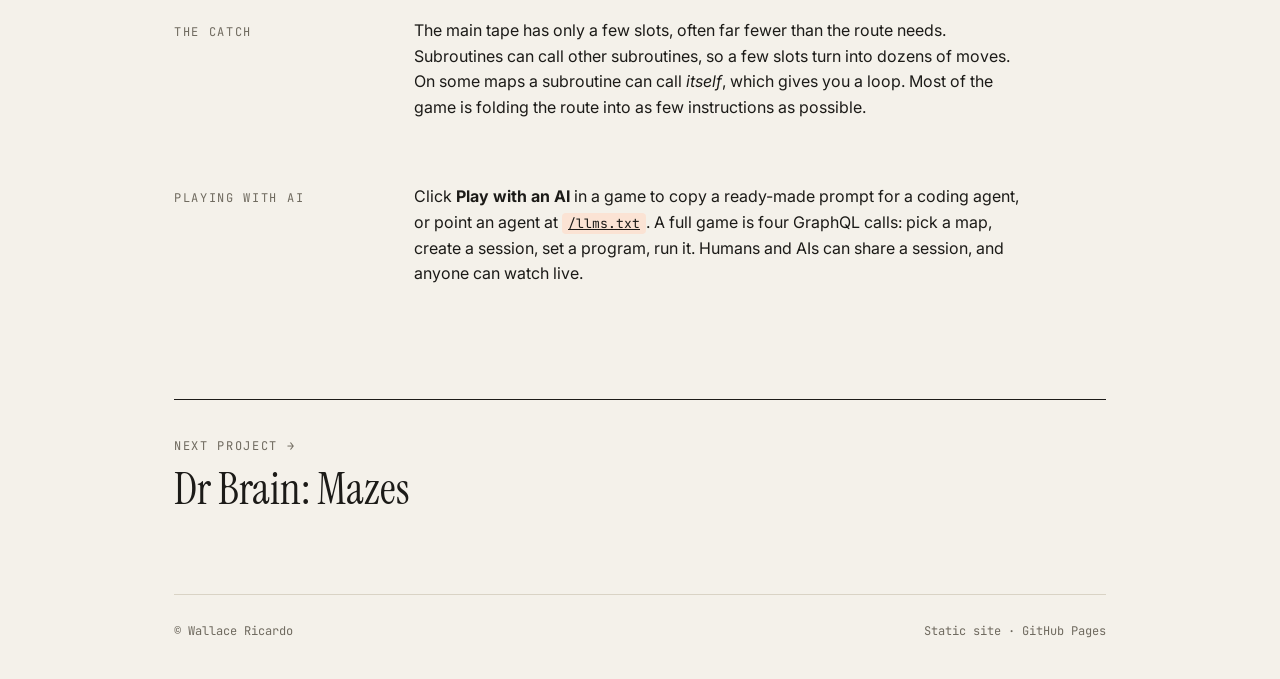
<file: projects/motor-programming/index.html>
<!DOCTYPE html>
<html lang="en">
<head>
  <meta charset="UTF-8">
  <meta name="viewport" content="width=device-width, initial-scale=1">
  <title>Dr Brain: Motor Programming — Wallace Ricardo</title>
  <meta name="description" content="A puzzle game about programming a little robot with tiny tapes and subroutines. Humans drag instructions; AI agents play through a GraphQL API.">
  <link rel="preconnect" href="https://fonts.googleapis.com">
  <link rel="preconnect" href="https://fonts.gstatic.com" crossorigin>
  <link href="https://fonts.googleapis.com/css2?family=Instrument+Serif:ital@0;1&family=Inter:wght@400;500&family=JetBrains+Mono:wght@400;500&display=swap" rel="stylesheet">
  <link rel="stylesheet" href="/assets/style.css">
</head>
<body>
  <div class="wrap">
    <header class="site-header">
      <a class="brand" href="/">wricardo<span>.</span>github<span>.</span>io</a>
      <nav>
        <a href="/#projects">Projects</a>
        <a href="https://github.com/wricardo">GitHub ↗</a>
      </nav>
    </header>

    <a class="back" href="/">← All projects</a>

    <section class="detail-hero">
      <p class="eyebrow">Project 01 · Games for humans &amp; AI</p>
      <h1>Motor <em>Programming</em></h1>
      <p class="lede">Program the robot, collect every treat, reuse your moves. A puzzle about spotting patterns — playable by humans in the browser and by AI agents over GraphQL.</p>
      <div class="actions">
        <a class="btn btn-primary" href="https://motor-programming.wricardo.net/">Play it ↗</a>
        <a class="btn btn-ghost" href="https://github.com/wricardo/drbrain-motor-programming">GitHub repo ↗</a>
        <a class="btn btn-ghost" href="https://motor-programming.wricardo.net/llms.txt">llms.txt ↗</a>
      </div>
    </section>

    <dl class="meta">
      <div><dt>Type</dt><dd>Puzzle game</dd></div>
      <div><dt>Stack</dt><dd>Go, gqlgen, SvelteKit</dd></div>
      <div><dt>Maps</dt><dd>11, easy → hard</dd></div>
      <div><dt>Players</dt><dd>Humans &amp; AI</dd></div>
    </dl>

    <a class="demo" href="https://motor-programming.wricardo.net/">
      <div class="demo-bar"><i></i><i></i><i></i><span>motor-programming.wricardo.net</span><em>Open ↗</em></div>
      <img src="/assets/shots/motor-programming.webp" alt="Dr Brain: Motor Programming screenshot">
    </a>

    <div class="prose">
      <h3>How it works</h3>
      <div class="body">
<p>A robot stands on a grid with rocks and treats. You don't steer it — you write a short program, press <strong>Run</strong>, and watch it follow your instructions one step at a time. Collect every treat to win.</p>
<ul>
  <li><strong>Move forward</strong> — one square in the facing direction.</li>
  <li><strong>Turn left / right</strong> — 90°, staying in place.</li>
  <li><strong>Call sub 1 / 2 / 3</strong> — run a subroutine, then continue.</li>
</ul>
      </div>
    </div>

    <div class="prose">
      <h3>The catch</h3>
      <div class="body">
<p>The main tape has only a few slots, often far fewer than the route needs. Subroutines can call other subroutines, so a few slots turn into dozens of moves. On some maps a subroutine can call <em>itself</em>, which gives you a loop. Most of the game is folding the route into as few instructions as possible.</p>
      </div>
    </div>

    <div class="prose">
      <h3>Playing with AI</h3>
      <div class="body">
<p>Click <strong>Play with an AI</strong> in a game to copy a ready-made prompt for a coding agent, or point an agent at <a href="https://motor-programming.wricardo.net/llms.txt"><code>/llms.txt</code></a>. A full game is four GraphQL calls: pick a map, create a session, set a program, run it. Humans and AIs can share a session, and anyone can watch live.</p>
      </div>
    </div>

    <a class="next" href="/projects/mazes/">
      <small>Next project →</small>
      <div>Dr Brain: Mazes</div>
    </a>

    <footer class="site-footer">
      <span>© Wallace Ricardo</span>
      <span>Static site · GitHub Pages</span>
    </footer>
  </div>
</body>
</html>
</file>
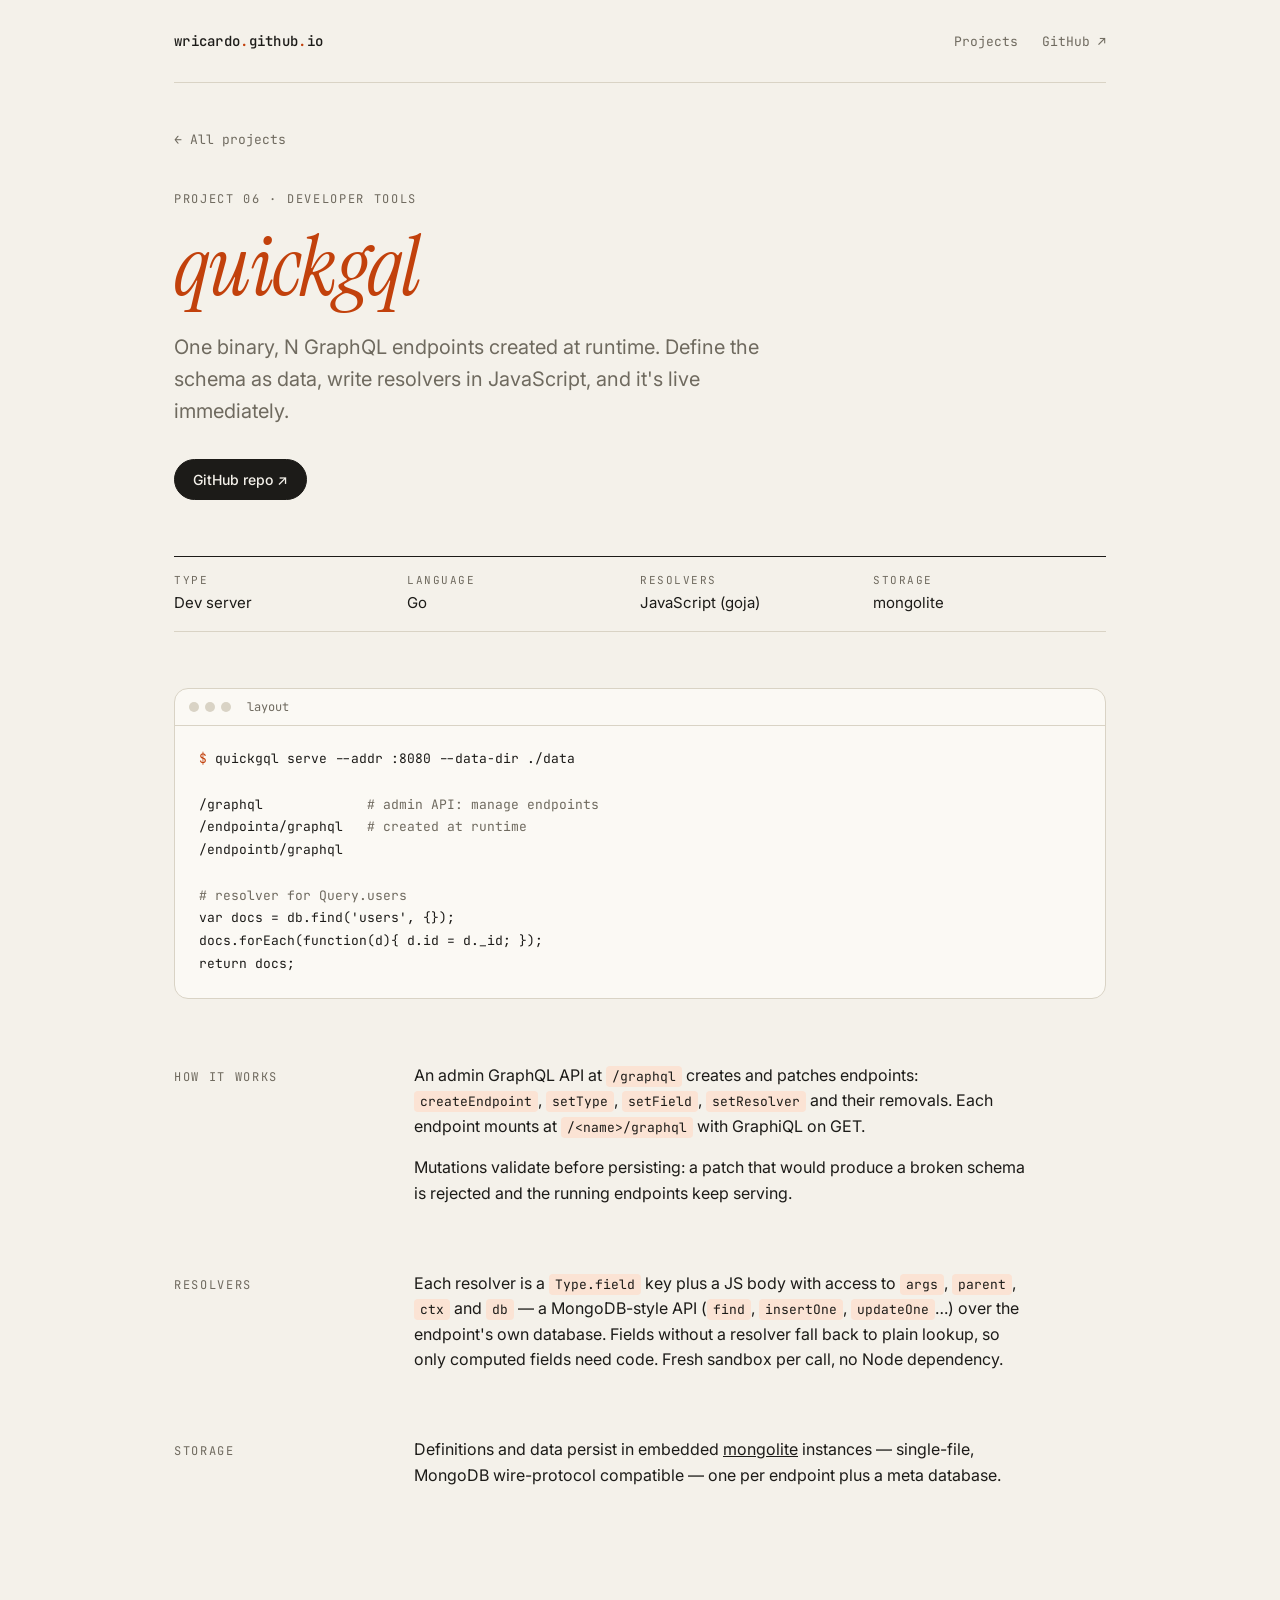
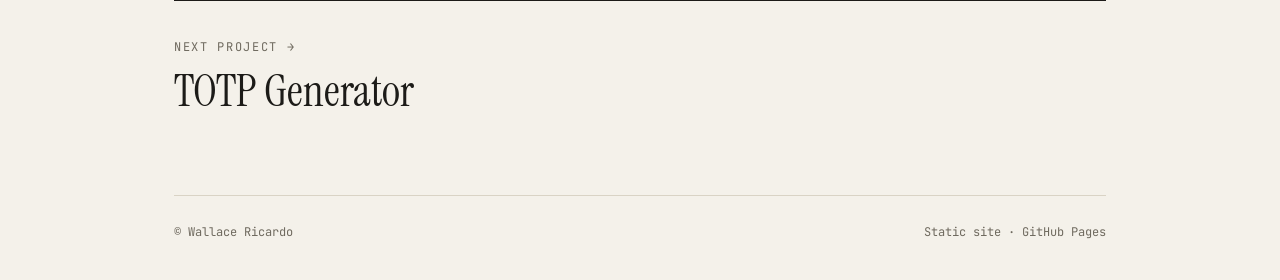
<file: projects/quickgql/index.html>
<!DOCTYPE html>
<html lang="en">
<head>
  <meta charset="UTF-8">
  <meta name="viewport" content="width=device-width, initial-scale=1">
  <title>quickgql — Wallace Ricardo</title>
  <meta name="description" content="Spin up GraphQL endpoints at runtime for testing and PoCs — schema as JSON, resolvers in JavaScript, no config files, no restart.">
  <link rel="preconnect" href="https://fonts.googleapis.com">
  <link rel="preconnect" href="https://fonts.gstatic.com" crossorigin>
  <link href="https://fonts.googleapis.com/css2?family=Instrument+Serif:ital@0;1&family=Inter:wght@400;500&family=JetBrains+Mono:wght@400;500&display=swap" rel="stylesheet">
  <link rel="stylesheet" href="/assets/style.css">
</head>
<body>
  <div class="wrap">
    <header class="site-header">
      <a class="brand" href="/">wricardo<span>.</span>github<span>.</span>io</a>
      <nav>
        <a href="/#projects">Projects</a>
        <a href="https://github.com/wricardo">GitHub ↗</a>
      </nav>
    </header>

    <a class="back" href="/">← All projects</a>

    <section class="detail-hero">
      <p class="eyebrow">Project 06 · Developer tools</p>
      <h1><em>quickgql</em></h1>
      <p class="lede">One binary, N GraphQL endpoints created at runtime. Define the schema as data, write resolvers in JavaScript, and it's live immediately.</p>
      <div class="actions">
        <a class="btn btn-primary" href="https://github.com/wricardo/quickgql">GitHub repo ↗</a>
      </div>
    </section>

    <dl class="meta">
      <div><dt>Type</dt><dd>Dev server</dd></div>
      <div><dt>Language</dt><dd>Go</dd></div>
      <div><dt>Resolvers</dt><dd>JavaScript (goja)</dd></div>
      <div><dt>Storage</dt><dd>mongolite</dd></div>
    </dl>

    <div class="demo demo-term">
      <div class="demo-bar"><i></i><i></i><i></i><span>layout</span></div>
      <pre><span class="p">$</span> quickgql serve --addr :8080 --data-dir ./data

/graphql             <span class="c"># admin API: manage endpoints</span>
/endpointa/graphql   <span class="c"># created at runtime</span>
/endpointb/graphql

<span class="c"># resolver for Query.users</span>
var docs = db.find('users', {});
docs.forEach(function(d){ d.id = d._id; });
return docs;</pre>
    </div>

    <div class="prose">
      <h3>How it works</h3>
      <div class="body">
<p>An admin GraphQL API at <code>/graphql</code> creates and patches endpoints: <code>createEndpoint</code>, <code>setType</code>, <code>setField</code>, <code>setResolver</code> and their removals. Each endpoint mounts at <code>/&lt;name&gt;/graphql</code> with GraphiQL on GET.</p>
<p>Mutations validate before persisting: a patch that would produce a broken schema is rejected and the running endpoints keep serving.</p>
      </div>
    </div>

    <div class="prose">
      <h3>Resolvers</h3>
      <div class="body">
<p>Each resolver is a <code>Type.field</code> key plus a JS body with access to <code>args</code>, <code>parent</code>, <code>ctx</code> and <code>db</code> — a MongoDB-style API (<code>find</code>, <code>insertOne</code>, <code>updateOne</code>…) over the endpoint's own database. Fields without a resolver fall back to plain lookup, so only computed fields need code. Fresh sandbox per call, no Node dependency.</p>
      </div>
    </div>

    <div class="prose">
      <h3>Storage</h3>
      <div class="body">
<p>Definitions and data persist in embedded <a href="https://github.com/wricardo/mongolite">mongolite</a> instances — single-file, MongoDB wire-protocol compatible — one per endpoint plus a meta database.</p>
      </div>
    </div>

    <a class="next" href="/projects/totp-generator/">
      <small>Next project →</small>
      <div>TOTP Generator</div>
    </a>

    <footer class="site-footer">
      <span>© Wallace Ricardo</span>
      <span>Static site · GitHub Pages</span>
    </footer>
  </div>
</body>
</html>
</file>
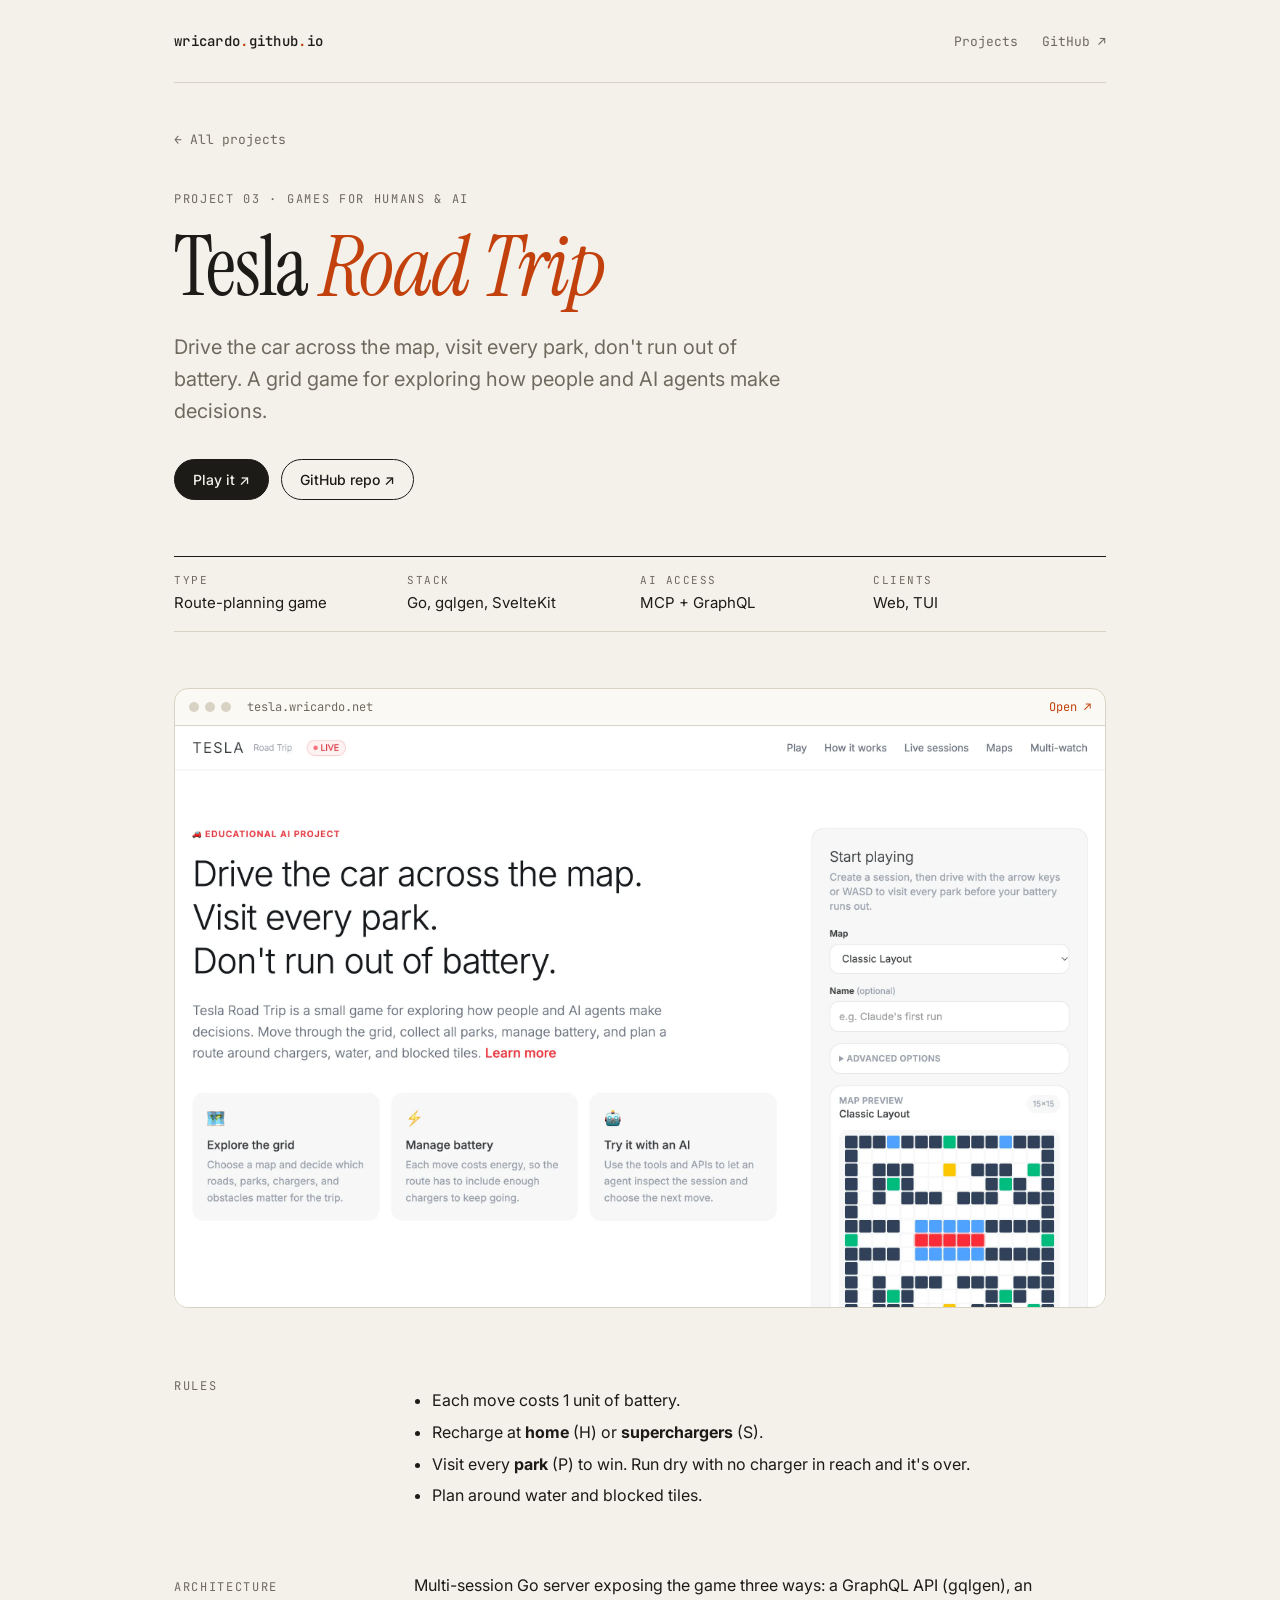
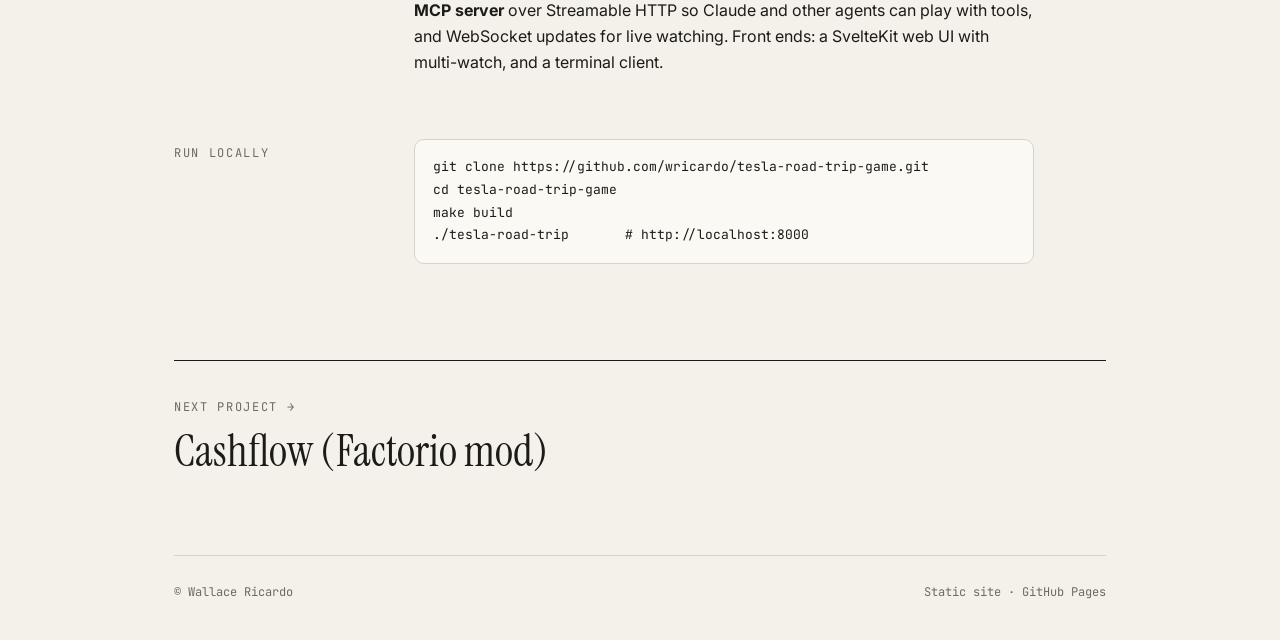
<file: projects/tesla-road-trip/index.html>
<!DOCTYPE html>
<html lang="en">
<head>
  <meta charset="UTF-8">
  <meta name="viewport" content="width=device-width, initial-scale=1">
  <title>Tesla Road Trip — Wallace Ricardo</title>
  <meta name="description" content="Drive a Tesla across a grid to visit every park without running out of battery. Built as a testbed for how people and AI agents plan.">
  <link rel="preconnect" href="https://fonts.googleapis.com">
  <link rel="preconnect" href="https://fonts.gstatic.com" crossorigin>
  <link href="https://fonts.googleapis.com/css2?family=Instrument+Serif:ital@0;1&family=Inter:wght@400;500&family=JetBrains+Mono:wght@400;500&display=swap" rel="stylesheet">
  <link rel="stylesheet" href="/assets/style.css">
</head>
<body>
  <div class="wrap">
    <header class="site-header">
      <a class="brand" href="/">wricardo<span>.</span>github<span>.</span>io</a>
      <nav>
        <a href="/#projects">Projects</a>
        <a href="https://github.com/wricardo">GitHub ↗</a>
      </nav>
    </header>

    <a class="back" href="/">← All projects</a>

    <section class="detail-hero">
      <p class="eyebrow">Project 03 · Games for humans &amp; AI</p>
      <h1>Tesla <em>Road Trip</em></h1>
      <p class="lede">Drive the car across the map, visit every park, don't run out of battery. A grid game for exploring how people and AI agents make decisions.</p>
      <div class="actions">
        <a class="btn btn-primary" href="https://tesla.wricardo.net/">Play it ↗</a>
        <a class="btn btn-ghost" href="https://github.com/wricardo/tesla-road-trip-game">GitHub repo ↗</a>
      </div>
    </section>

    <dl class="meta">
      <div><dt>Type</dt><dd>Route-planning game</dd></div>
      <div><dt>Stack</dt><dd>Go, gqlgen, SvelteKit</dd></div>
      <div><dt>AI access</dt><dd>MCP + GraphQL</dd></div>
      <div><dt>Clients</dt><dd>Web, TUI</dd></div>
    </dl>

    <a class="demo" href="https://tesla.wricardo.net/">
      <div class="demo-bar"><i></i><i></i><i></i><span>tesla.wricardo.net</span><em>Open ↗</em></div>
      <img src="/assets/shots/tesla.webp" alt="Tesla Road Trip screenshot">
    </a>

    <div class="prose">
      <h3>Rules</h3>
      <div class="body">
<ul>
  <li>Each move costs 1 unit of battery.</li>
  <li>Recharge at <strong>home</strong> (H) or <strong>superchargers</strong> (S).</li>
  <li>Visit every <strong>park</strong> (P) to win. Run dry with no charger in reach and it's over.</li>
  <li>Plan around water and blocked tiles.</li>
</ul>
      </div>
    </div>

    <div class="prose">
      <h3>Architecture</h3>
      <div class="body">
<p>Multi-session Go server exposing the game three ways: a GraphQL API (gqlgen), an <strong>MCP server</strong> over Streamable HTTP so Claude and other agents can play with tools, and WebSocket updates for live watching. Front ends: a SvelteKit web UI with multi-watch, and a terminal client.</p>
      </div>
    </div>

    <div class="prose">
      <h3>Run locally</h3>
      <div class="body">
<pre class="code">git clone https://github.com/wricardo/tesla-road-trip-game.git
cd tesla-road-trip-game
make build
./tesla-road-trip       # http://localhost:8000</pre>
      </div>
    </div>

    <a class="next" href="/projects/factorio-cashflow/">
      <small>Next project →</small>
      <div>Cashflow (Factorio mod)</div>
    </a>

    <footer class="site-footer">
      <span>© Wallace Ricardo</span>
      <span>Static site · GitHub Pages</span>
    </footer>
  </div>
</body>
</html>
</file>
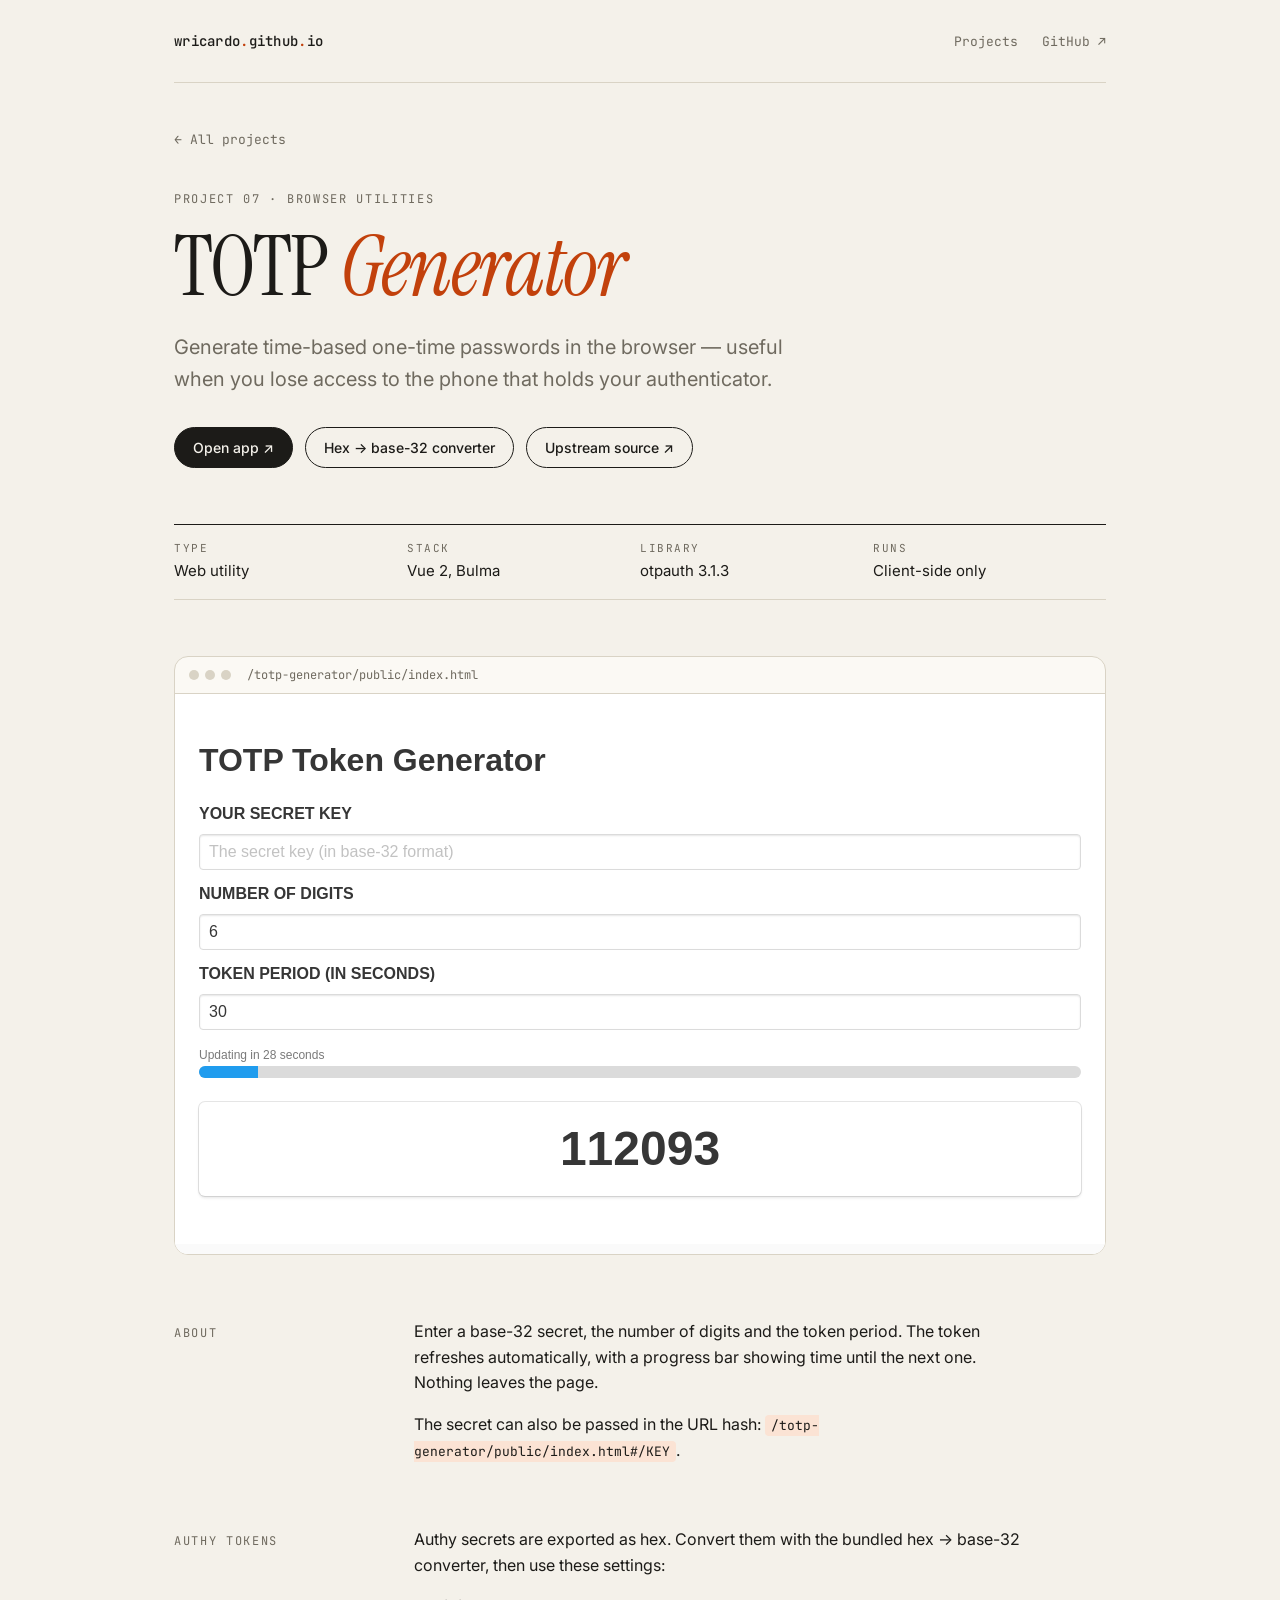
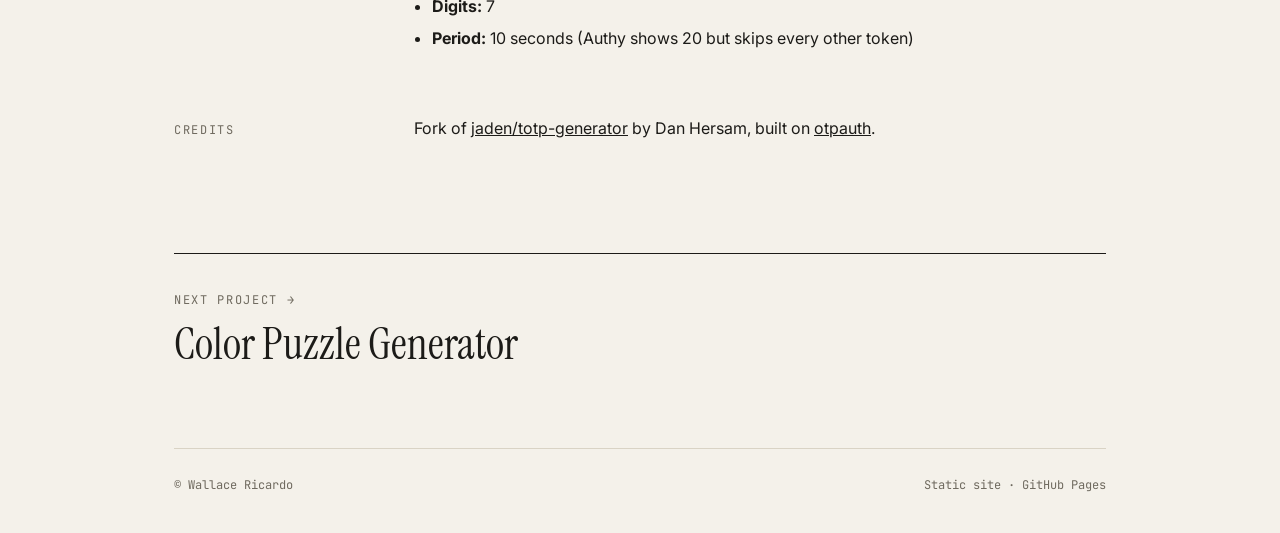
<file: projects/totp-generator/index.html>
<!DOCTYPE html>
<html lang="en">
<head>
  <meta charset="UTF-8">
  <meta name="viewport" content="width=device-width, initial-scale=1">
  <title>TOTP Generator — Wallace Ricardo</title>
  <meta name="description" content="Generate time-based one-time passwords from a secret key, entirely in the browser. Includes a hex to base-32 converter.">
  <link rel="preconnect" href="https://fonts.googleapis.com">
  <link rel="preconnect" href="https://fonts.gstatic.com" crossorigin>
  <link href="https://fonts.googleapis.com/css2?family=Instrument+Serif:ital@0;1&family=Inter:wght@400;500&family=JetBrains+Mono:wght@400;500&display=swap" rel="stylesheet">
  <link rel="stylesheet" href="/assets/style.css">
</head>
<body>
  <div class="wrap">
    <header class="site-header">
      <a class="brand" href="/">wricardo<span>.</span>github<span>.</span>io</a>
      <nav>
        <a href="/#projects">Projects</a>
        <a href="https://github.com/wricardo">GitHub ↗</a>
      </nav>
    </header>

    <a class="back" href="/">← All projects</a>

    <section class="detail-hero">
      <p class="eyebrow">Project 07 · Browser utilities</p>
      <h1>TOTP <em>Generator</em></h1>
      <p class="lede">Generate time-based one-time passwords in the browser — useful when you lose access to the phone that holds your authenticator.</p>
      <div class="actions">
        <a class="btn btn-primary" href="/totp-generator/public/index.html">Open app ↗</a>
        <a class="btn btn-ghost" href="/totp-generator/public/hex-to-base32.html">Hex → base-32 converter</a>
        <a class="btn btn-ghost" href="https://github.com/jaden/totp-generator">Upstream source ↗</a>
      </div>
    </section>

    <dl class="meta">
      <div><dt>Type</dt><dd>Web utility</dd></div>
      <div><dt>Stack</dt><dd>Vue 2, Bulma</dd></div>
      <div><dt>Library</dt><dd>otpauth 3.1.3</dd></div>
      <div><dt>Runs</dt><dd>Client-side only</dd></div>
    </dl>

    <div class="demo">
      <div class="demo-bar"><i></i><i></i><i></i><span>/totp-generator/public/index.html</span></div>
      <iframe src="/totp-generator/public/index.html" height="560" title="TOTP Generator demo" loading="lazy"></iframe>
    </div>

    <div class="prose">
      <h3>About</h3>
      <div class="body">
<p>Enter a base-32 secret, the number of digits and the token period. The token refreshes automatically, with a progress bar showing time until the next one. Nothing leaves the page.</p>
<p>The secret can also be passed in the URL hash: <code>/totp-generator/public/index.html#/KEY</code>.</p>
      </div>
    </div>

    <div class="prose">
      <h3>Authy tokens</h3>
      <div class="body">
<p>Authy secrets are exported as hex. Convert them with the bundled hex → base-32 converter, then use these settings:</p>
<ul>
  <li><strong>Digits:</strong> 7</li>
  <li><strong>Period:</strong> 10 seconds (Authy shows 20 but skips every other token)</li>
</ul>
      </div>
    </div>

    <div class="prose">
      <h3>Credits</h3>
      <div class="body">
<p>Fork of <a href="https://github.com/jaden/totp-generator">jaden/totp-generator</a> by Dan Hersam, built on <a href="https://github.com/hectorm/otpauth">otpauth</a>.</p>
      </div>
    </div>

    <a class="next" href="/projects/color-puzzle/">
      <small>Next project →</small>
      <div>Color Puzzle Generator</div>
    </a>

    <footer class="site-footer">
      <span>© Wallace Ricardo</span>
      <span>Static site · GitHub Pages</span>
    </footer>
  </div>
</body>
</html>
</file>
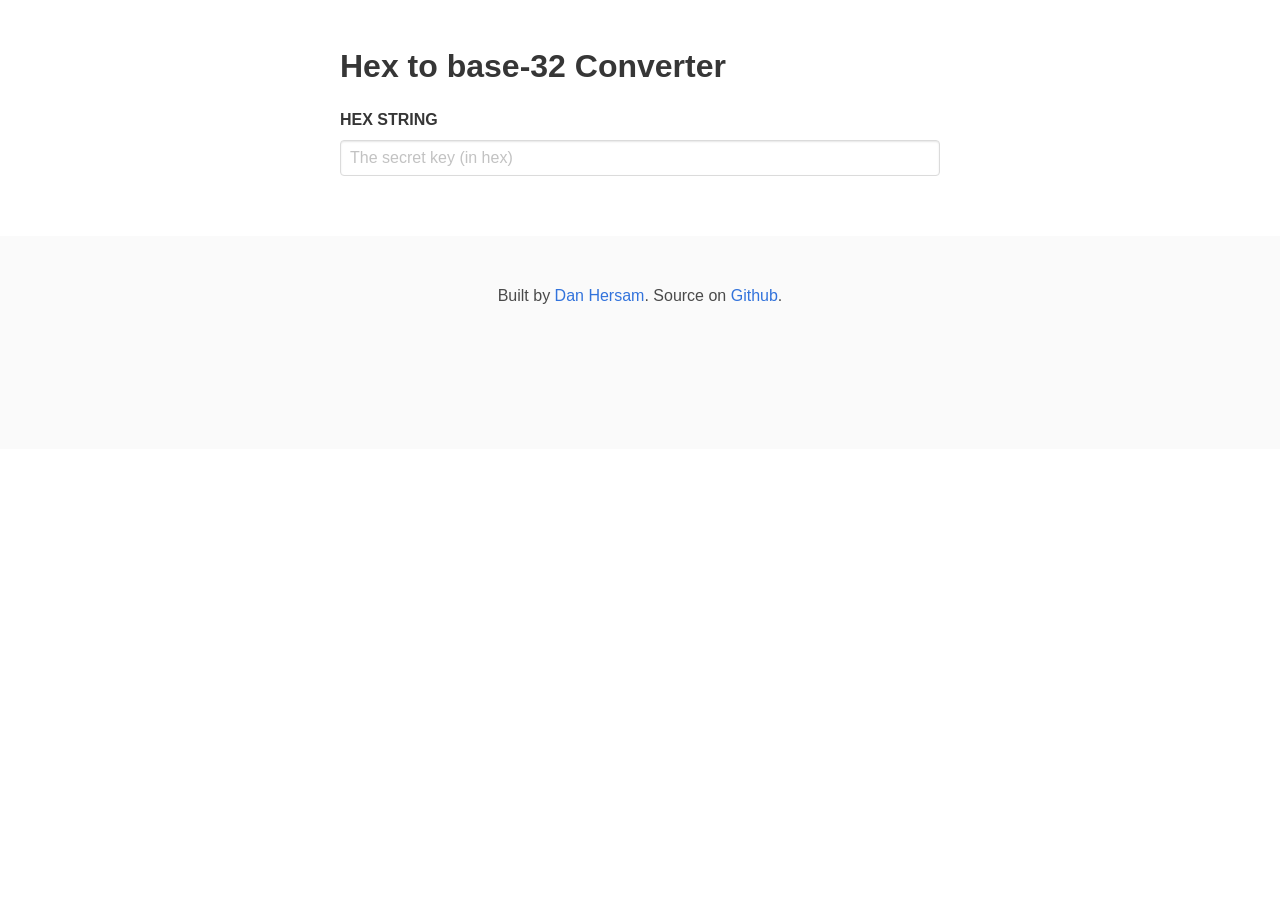
<file: totp-generator/public/hex-to-base32.html>
<!DOCTYPE html>
<html lang="en">
<head>
  <meta charset="UTF-8">
  <meta name="viewport" content="width=device-width, initial-scale=1">
  <title>Convert hexadecimal to base-32</title>
  <link rel="stylesheet" href="css/bulma-0.7.1.min.css">
  <style>
    @media screen and (min-width: 1068px) {
      .container {
        max-width: 600px;
        width: 600px;
      }
    }
  </style>
</head>
<body>

  <section id="app" class="section">

    <div class="container">

      <h1 class="title">Hex to base-32 Converter</h1>

      <label class="label is-uppercase">Hex string</label>
      <div class="field">
        <div class="control is-expanded">
          <input class="input" type="text" v-model="hex" autofocus placeholder="The secret key (in hex)">
        </div>
      </div>

      <div v-show="base32" class="box" style="background-color: #fafafa">
        <label class="label is-uppercase">Base-32</label>
        <p class="has-text-info is-size-4 has-text-weight-bold">{{ base32 }}</p>
      </div>

    </div>

  </section>

  <footer class="footer">
    <div class="container">
      <div class="content has-text-centered">
        <p>
          Built by <a href="https://dan.hersam.com">Dan Hersam</a>. Source on <a href="https://github.com/jaden/totp-generator">Github</a>.
        </p>
        <p>
          <a class="icon" href="https://github.com/jgthms/bulma">
            <i class="fa fa-github"></i>
          </a>
        </p>
      </div>
    </div>
  </footer>

  <script src="js/vue-2.4.0.min.js"></script>
  <script src="js/otpauth-3.1.3.min.js"></script>
  <script src="js/hex-to-base32.js"></script>

</body>
</html>
</file>
<file: assets/style.css>
:root {
  --bg: #f4f1ea;
  --surface: #fbf9f4;
  --ink: #1c1b18;
  --muted: #6f6a5f;
  --line: #d9d3c5;
  --accent: #c2410c;
  --accent-soft: #fbe3d4;
  --serif: "Instrument Serif", Georgia, serif;
  --sans: "Inter", system-ui, -apple-system, sans-serif;
  --mono: "JetBrains Mono", ui-monospace, Menlo, monospace;
}
@media (prefers-color-scheme: dark) {
  :root {
    --bg: #141412;
    --surface: #1c1c19;
    --ink: #ece8de;
    --muted: #9a9486;
    --line: #2f2e2a;
    --accent: #fb923c;
    --accent-soft: #3a2416;
  }
}

* { box-sizing: border-box; }
html { -webkit-text-size-adjust: 100%; }
body {
  margin: 0;
  background: var(--bg);
  color: var(--ink);
  font: 16px/1.6 var(--sans);
  -webkit-font-smoothing: antialiased;
}
a { color: inherit; }
img { max-width: 100%; display: block; }

.wrap { max-width: 980px; margin: 0 auto; padding: 0 24px; }

/* header */
.site-header {
  display: flex; justify-content: space-between; align-items: center;
  padding: 28px 0; border-bottom: 1px solid var(--line);
}
.brand { font: 500 14px var(--mono); text-decoration: none; letter-spacing: .02em; }
.brand span { color: var(--accent); }
.site-header nav a {
  font: 13px var(--mono); color: var(--muted); text-decoration: none; margin-left: 20px;
}
.site-header nav a:hover { color: var(--ink); }

/* hero */
.hero { padding: 88px 0 56px; }
.eyebrow {
  font: 12px var(--mono); text-transform: uppercase; letter-spacing: .14em; color: var(--muted);
  margin: 0 0 18px;
}
.hero h1, .detail-hero h1 {
  font: 400 clamp(44px, 8vw, 84px)/1 var(--serif);
  letter-spacing: -.02em; margin: 0;
}
.hero h1 em, .detail-hero h1 em { color: var(--accent); }
.hero p.lede {
  max-width: 540px; color: var(--muted); font-size: 18px; margin: 24px 0 0;
}

/* project list */
.section-label {
  display: flex; justify-content: space-between;
  font: 12px var(--mono); text-transform: uppercase; letter-spacing: .14em; color: var(--muted);
  padding-bottom: 12px; border-bottom: 1px solid var(--ink);
}
.projects { list-style: none; margin: 0 0 72px; padding: 0; }
.project {
  border-bottom: 1px solid var(--line);
}
.project a {
  display: grid; grid-template-columns: 56px 1fr 220px; gap: 28px; align-items: center;
  padding: 32px 0; text-decoration: none; transition: padding .25s ease;
}
.project a:hover { padding-left: 12px; }
.project .num { font: 13px var(--mono); color: var(--muted); }
.project h2 {
  font: 400 36px/1.1 var(--serif); margin: 0 0 8px; letter-spacing: -.01em;
}
.project a:hover h2 { color: var(--accent); }
.project p { margin: 0; color: var(--muted); max-width: 460px; }
.tags { display: flex; flex-wrap: wrap; gap: 6px; margin-top: 14px; }
.tag {
  font: 11px var(--mono); padding: 3px 8px; border: 1px solid var(--line);
  border-radius: 999px; color: var(--muted);
}
.thumb {
  aspect-ratio: 4 / 3; border-radius: 10px; overflow: hidden;
  background: var(--surface); border: 1px solid var(--line);
  display: grid; place-items: center;
  transition: transform .3s ease;
}
.project a:hover .thumb { transform: rotate(-2deg) scale(1.03); }

/* thumbnails */
.thumb-totp { flex-direction: column; text-align: center; }
.thumb-totp .code { font: 500 30px var(--mono); letter-spacing: .12em; }
.thumb-totp .bar {
  width: 120px; height: 4px; border-radius: 4px; background: var(--line);
  margin: 10px auto 0; overflow: hidden;
}
.thumb-totp .bar i {
  display: block; height: 100%; width: 60%; background: var(--accent);
  animation: drain 6s linear infinite;
}
@keyframes drain { from { width: 100%; } to { width: 0; } }

.mini-grid {
  display: grid; grid-template-columns: repeat(6, 1fr); grid-template-rows: repeat(2, 1fr);
  gap: 3px; width: 72%; height: 64%;
}
.mini-grid i { border-radius: 3px; }
.c-green { background: #3f8f5a; }
.c-orange { background: #e8792b; }
.c-blue { background: #3c6fd1; }
.c-purple { background: #8250c4; }

/* detail page */
.back {
  display: inline-block; font: 13px var(--mono); color: var(--muted);
  text-decoration: none; margin-top: 48px;
}
.back:hover { color: var(--accent); }
.detail-hero { padding: 40px 0 40px; }
.detail-hero p.lede { font-size: 20px; color: var(--muted); max-width: 620px; margin: 22px 0 0; }

.meta {
  display: grid; grid-template-columns: repeat(4, 1fr); gap: 0;
  border-top: 1px solid var(--ink); border-bottom: 1px solid var(--line);
  margin-bottom: 56px;
}
.meta div { padding: 16px 16px 16px 0; }
.meta dt { font: 11px var(--mono); text-transform: uppercase; letter-spacing: .14em; color: var(--muted); }
.meta dd { margin: 4px 0 0; font-size: 15px; }

.actions { display: flex; flex-wrap: wrap; gap: 12px; margin-top: 32px; }
.btn {
  display: inline-flex; align-items: center; gap: 8px;
  font: 500 14px var(--sans); padding: 11px 18px; border-radius: 999px;
  text-decoration: none; border: 1px solid var(--ink);
  transition: background .2s, color .2s;
}
.btn-primary { background: var(--ink); color: var(--bg); }
.btn-primary:hover { background: var(--accent); border-color: var(--accent); color: #fff; }
.btn-ghost:hover { background: var(--ink); color: var(--bg); }

.demo {
  border: 1px solid var(--line); border-radius: 14px; overflow: hidden;
  background: var(--surface); margin-bottom: 64px;
}
.demo-bar {
  display: flex; align-items: center; gap: 6px; padding: 10px 14px;
  border-bottom: 1px solid var(--line); font: 12px var(--mono); color: var(--muted);
}
.demo-bar i { width: 10px; height: 10px; border-radius: 50%; background: var(--line); }
.demo-bar span { margin-left: 10px; }
.demo iframe { width: 100%; border: 0; display: block; background: #fff; }

.prose { display: grid; grid-template-columns: 200px 1fr; gap: 40px; margin-bottom: 48px; }
.prose h3 {
  font: 12px var(--mono); text-transform: uppercase; letter-spacing: .14em; color: var(--muted);
  margin: 6px 0 0;
}
.prose .body { max-width: 620px; }
.prose .body p:first-child { margin-top: 0; }
.prose ul { padding-left: 18px; }
.prose li { margin-bottom: 6px; }
.prose code {
  font: 13px var(--mono); background: var(--accent-soft); padding: 2px 6px; border-radius: 4px;
}

.next {
  display: block; border-top: 1px solid var(--ink); padding: 32px 0 80px; margin-top: 96px; text-decoration: none;
}
.next small { font: 12px var(--mono); text-transform: uppercase; letter-spacing: .14em; color: var(--muted); }
.next div { font: 400 44px/1.1 var(--serif); margin-top: 8px; }
.next:hover div { color: var(--accent); }

.site-footer {
  border-top: 1px solid var(--line); padding: 28px 0 40px;
  font: 12px var(--mono); color: var(--muted);
  display: flex; justify-content: space-between; flex-wrap: wrap; gap: 8px;
}

@media (max-width: 720px) {
  .wrap { padding: 0 16px; }
  .hero { padding: 56px 0 40px; }
  .project a { grid-template-columns: 1fr; gap: 16px; }
  .project a:hover { padding-left: 0; }
  .project .num { order: -1; }
  .thumb { order: -2; width: 100%; aspect-ratio: 16 / 9; }
  .meta { grid-template-columns: repeat(2, 1fr); }
  .prose { grid-template-columns: 1fr; gap: 12px; }
}

/* index: group jump links */
.jump { display: flex; flex-wrap: wrap; gap: 8px; margin-top: 32px; }
.jump a {
  font: 12px var(--mono); text-decoration: none; color: var(--muted);
  border: 1px solid var(--line); border-radius: 999px; padding: 6px 12px;
}
.jump a:hover { color: var(--ink); border-color: var(--ink); }
.group { scroll-margin-top: 24px; }

/* screenshot thumbnails */
.thumb-shot { place-items: start; }
.thumb-shot img { width: 190%; max-width: none; height: auto; transform: translate(-4%, -6%); }

/* factorio belts */
.thumb-belts { width: 82%; display: grid; gap: 10px; }
.belt {
  height: 22px; border-radius: 4px; background-color: #3a3a36;
  background-size: 34px 100%;
  animation: belt 1.6s linear infinite;
}
.belt-iron { background-image: linear-gradient(90deg, transparent 6px, #b9c0c7 6px, #b9c0c7 20px, transparent 20px); }
.belt-copper {
  background-image: linear-gradient(90deg, transparent 6px, #d0763a 6px, #d0763a 20px, transparent 20px);
  animation-direction: reverse;
}
.belt-label { display: flex; justify-content: space-between; font: 11px var(--mono); color: var(--muted); }
@keyframes belt { from { background-position: 0 0; } to { background-position: 34px 0; } }

/* terminal thumbnail */
.thumb-term {
  width: 86%; font: 11px/1.7 var(--mono); white-space: pre; overflow: hidden;
  color: var(--muted);
}
.thumb-term b { color: var(--accent); font-weight: 500; }
.thumb-term i { font-style: normal; color: var(--ink); }

/* quickgql thumbnail */
.thumb-paths { font: 12px/2 var(--mono); width: 78%; }
.thumb-paths div { display: flex; align-items: center; gap: 8px; }
.thumb-paths .dot { width: 7px; height: 7px; border-radius: 50%; background: var(--muted); }
.thumb-paths .dot.live { background: #3f8f5a; box-shadow: 0 0 0 3px rgba(63,143,90,.18); }
.thumb-paths .ghost { color: var(--accent); padding-left: 15px; }

/* detail media */
a.demo { display: block; text-decoration: none; transition: transform .25s ease, box-shadow .25s ease; }
a.demo:hover { transform: translateY(-3px); box-shadow: 0 18px 40px -20px rgba(0,0,0,.35); }
.demo > img { width: 100%; }
.demo-bar em { margin-left: auto; font-style: normal; color: var(--accent); }
.demo-term pre, .prose pre.code {
  margin: 0; padding: 22px 24px; overflow-x: auto;
  font: 13px/1.75 var(--mono); color: var(--ink);
}
.demo-term .p { color: var(--accent); }
.demo-term .c { color: var(--muted); }
.demo-term .a { color: var(--accent); }
.prose pre.code {
  background: var(--surface); border: 1px solid var(--line); border-radius: 10px; padding: 16px 18px;
}
</file>
